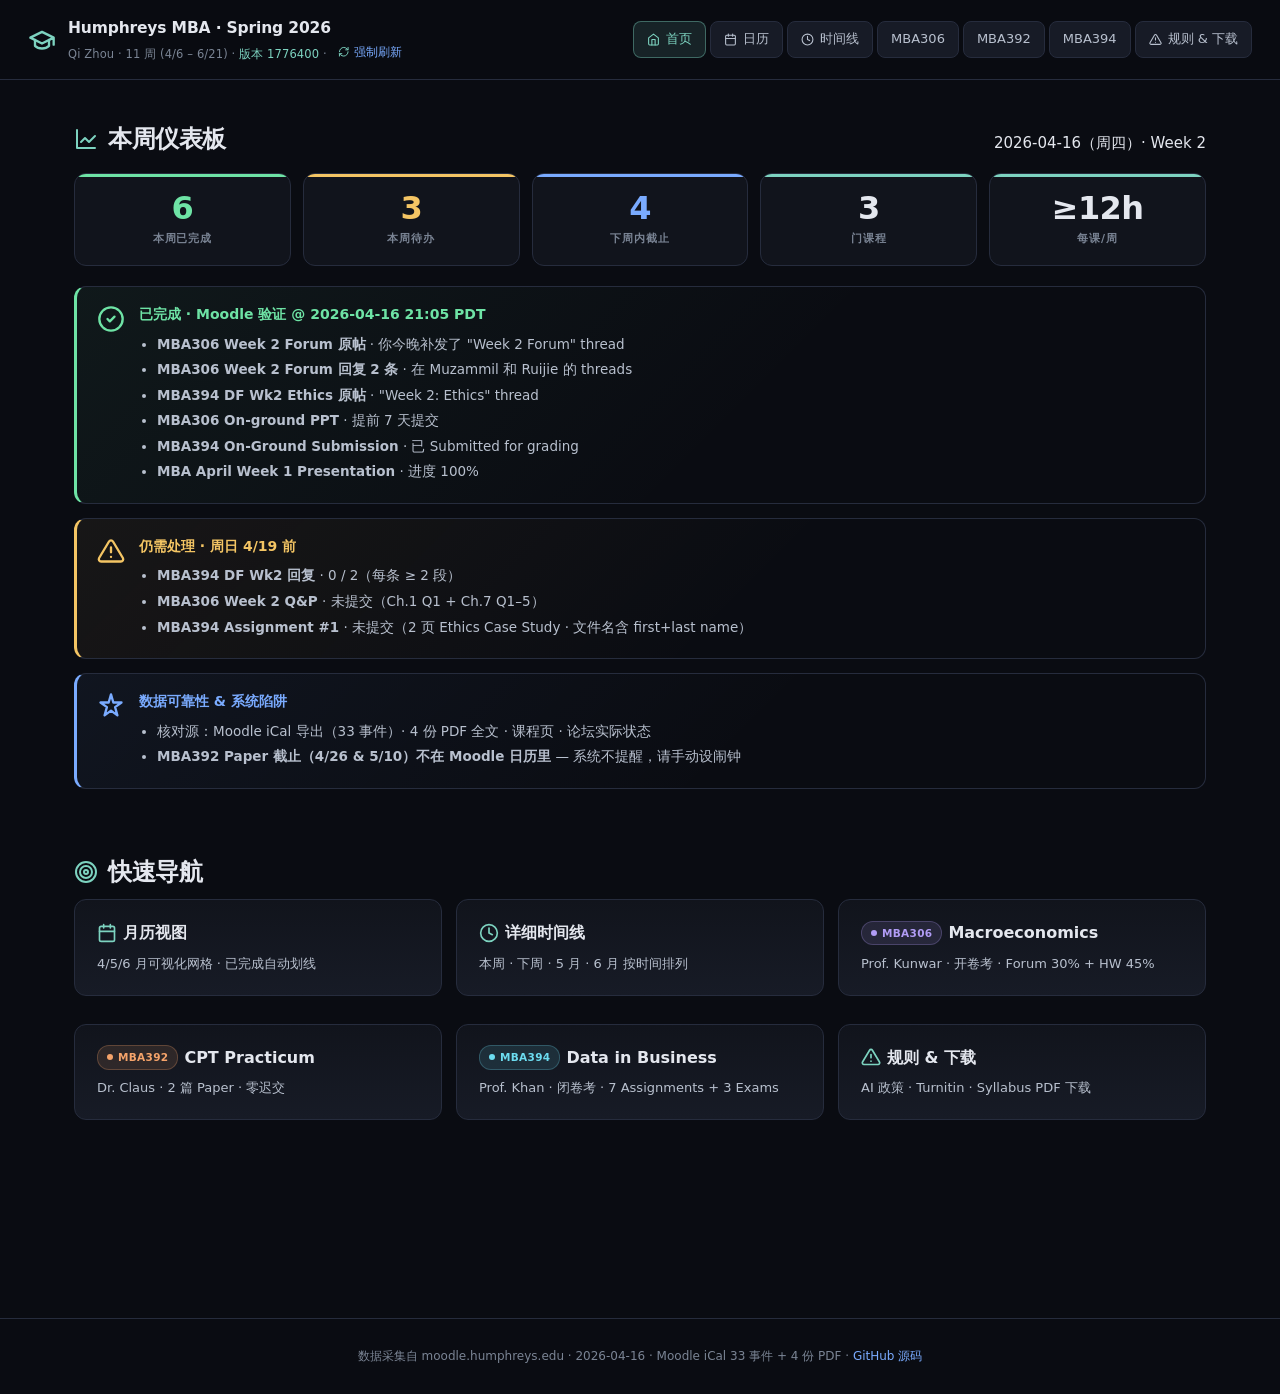
<file: index.html>
<!DOCTYPE html>
<html lang="zh-CN">
<head>
<meta charset="UTF-8">
<meta name="viewport" content="width=device-width, initial-scale=1.0">
<meta http-equiv="Cache-Control" content="no-cache, no-store, must-revalidate">
<meta http-equiv="Pragma" content="no-cache">
<meta http-equiv="Expires" content="0">
<title>首页 · Humphreys MBA Spring 2026</title>
<link rel="stylesheet" href="styles.css">
</head>
<body>
<header data-page="home"></header>

<main>
<section>
  <div class="page-title">
    <h2><svg class="icon"><use href="#i-chart"/></svg>本周仪表板</h2>
    <span class="section-sub">2026-04-16（周四）· Week 2</span>
  </div>

  <div class="stat-grid">
    <div class="stat ok"><p class="num">6</p><div class="label">本周已完成</div></div>
    <div class="stat warn"><p class="num">3</p><div class="label">本周待办</div></div>
    <div class="stat blue"><p class="num">4</p><div class="label">下周内截止</div></div>
    <div class="stat"><p class="num">3</p><div class="label">门课程</div></div>
    <div class="stat"><p class="num">≥12h</p><div class="label">每课/周</div></div>
  </div>

  <div class="alert ok">
    <svg class="icon xl"><use href="#i-check"/></svg>
    <div class="body">
      <h4>已完成 · Moodle 验证 @ 2026-04-16 21:05 PDT</h4>
      <ul>
        <li><strong>MBA306 Week 2 Forum 原帖</strong> · 你今晚补发了 "Week 2 Forum" thread</li>
        <li><strong>MBA306 Week 2 Forum 回复 2 条</strong> · 在 Muzammil 和 Ruijie 的 threads</li>
        <li><strong>MBA394 DF Wk2 Ethics 原帖</strong> · "Week 2: Ethics" thread</li>
        <li><strong>MBA306 On-ground PPT</strong> · 提前 7 天提交</li>
        <li><strong>MBA394 On-Ground Submission</strong> · 已 Submitted for grading</li>
        <li><strong>MBA April Week 1 Presentation</strong> · 进度 100%</li>
      </ul>
    </div>
  </div>

  <div class="alert warn">
    <svg class="icon xl"><use href="#i-alert"/></svg>
    <div class="body">
      <h4>仍需处理 · 周日 4/19 前</h4>
      <ul>
        <li><strong>MBA394 DF Wk2 回复</strong> · 0 / 2（每条 ≥ 2 段）</li>
        <li><strong>MBA306 Week 2 Q&P</strong> · 未提交（Ch.1 Q1 + Ch.7 Q1–5）</li>
        <li><strong>MBA394 Assignment #1</strong> · 未提交（2 页 Ethics Case Study · 文件名含 first+last name）</li>
      </ul>
    </div>
  </div>

  <div class="alert info">
    <svg class="icon xl"><use href="#i-pin"/></svg>
    <div class="body">
      <h4>数据可靠性 & 系统陷阱</h4>
      <ul>
        <li>核对源：Moodle iCal 导出（33 事件）· 4 份 PDF 全文 · 课程页 · 论坛实际状态</li>
        <li><strong>MBA392 Paper 截止（4/26 & 5/10）不在 Moodle 日历里</strong> — 系统不提醒，请手动设闹钟</li>
      </ul>
    </div>
  </div>
</section>

<section>
  <h2><svg class="icon"><use href="#i-target"/></svg>快速导航</h2>
  <div class="grid">
    <a href="calendar.html" style="text-decoration:none" class="card">
      <h4 style="color:var(--text);font-size:16px;text-transform:none;letter-spacing:0"><svg class="icon lg" style="color:var(--accent)"><use href="#i-calendar"/></svg>月历视图</h4>
      <p style="color:var(--text2);font-size:13px;margin:6px 0 0">4/5/6 月可视化网格 · 已完成自动划线</p>
    </a>
    <a href="timeline.html" style="text-decoration:none" class="card">
      <h4 style="color:var(--text);font-size:16px;text-transform:none;letter-spacing:0"><svg class="icon lg" style="color:var(--accent)"><use href="#i-clock"/></svg>详细时间线</h4>
      <p style="color:var(--text2);font-size:13px;margin:6px 0 0">本周 · 下周 · 5 月 · 6 月 按时间排列</p>
    </a>
    <a href="mba306.html" style="text-decoration:none" class="card">
      <h4 style="color:var(--text);font-size:16px;text-transform:none;letter-spacing:0"><span class="pill m306"><span class="dot"></span>MBA306</span> Macroeconomics</h4>
      <p style="color:var(--text2);font-size:13px;margin:6px 0 0">Prof. Kunwar · 开卷考 · Forum 30% + HW 45%</p>
    </a>
    <a href="mba392.html" style="text-decoration:none" class="card">
      <h4 style="color:var(--text);font-size:16px;text-transform:none;letter-spacing:0"><span class="pill m392"><span class="dot"></span>MBA392</span> CPT Practicum</h4>
      <p style="color:var(--text2);font-size:13px;margin:6px 0 0">Dr. Claus · 2 篇 Paper · 零迟交</p>
    </a>
    <a href="mba394.html" style="text-decoration:none" class="card">
      <h4 style="color:var(--text);font-size:16px;text-transform:none;letter-spacing:0"><span class="pill m394"><span class="dot"></span>MBA394</span> Data in Business</h4>
      <p style="color:var(--text2);font-size:13px;margin:6px 0 0">Prof. Khan · 闭卷考 · 7 Assignments + 3 Exams</p>
    </a>
    <a href="rules.html" style="text-decoration:none" class="card">
      <h4 style="color:var(--text);font-size:16px;text-transform:none;letter-spacing:0"><svg class="icon lg" style="color:var(--accent)"><use href="#i-alert"/></svg>规则 & 下载</h4>
      <p style="color:var(--text2);font-size:13px;margin:6px 0 0">AI 政策 · Turnitin · Syllabus PDF 下载</p>
    </a>
  </div>
</section>
</main>

<footer></footer>
<div class="cal-modal" id="calModal" onclick="if(event.target===this)this.classList.remove('show')"><div class="cal-modal-inner"><button class="cal-modal-close" onclick="document.getElementById('calModal').classList.remove('show')"><svg class="icon lg"><use href="#i-x"/></svg></button><div id="calModalContent"></div></div></div>
<script src="site.js"></script>
</body>
</html>
</file>
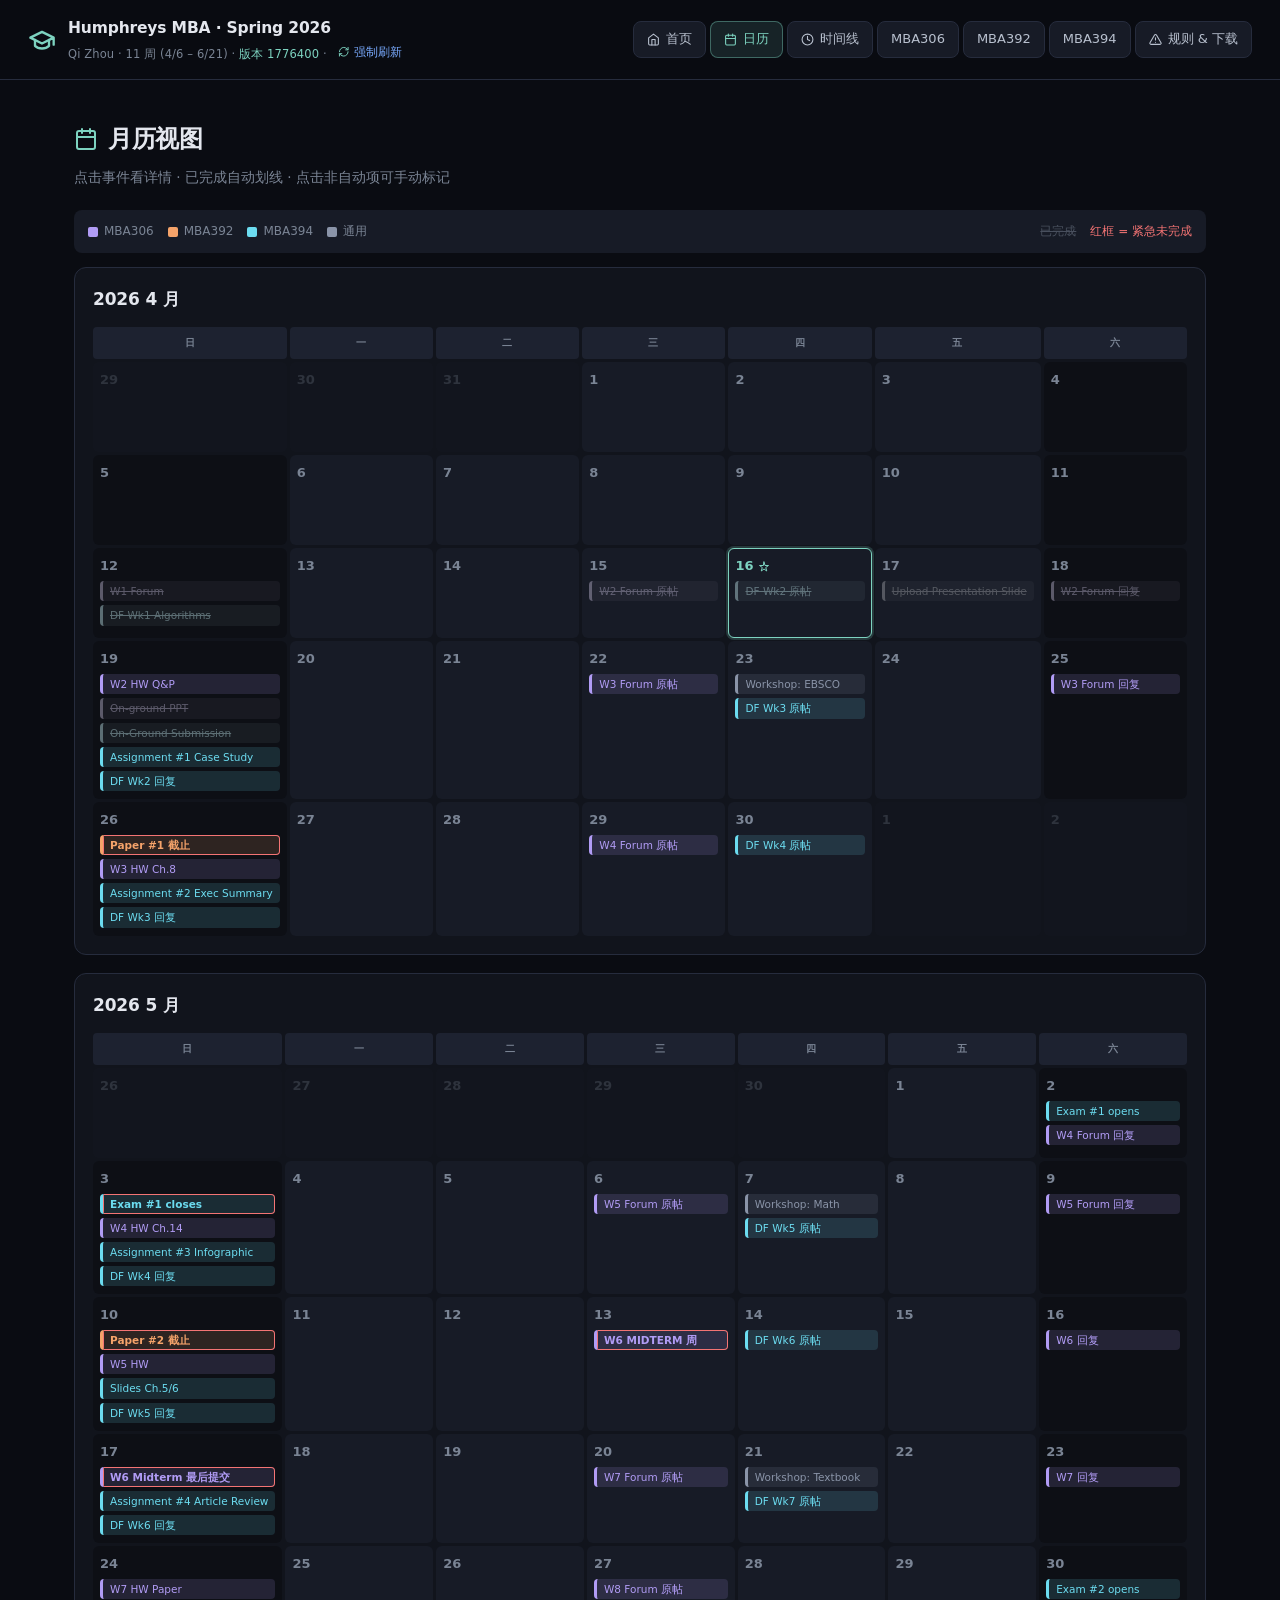
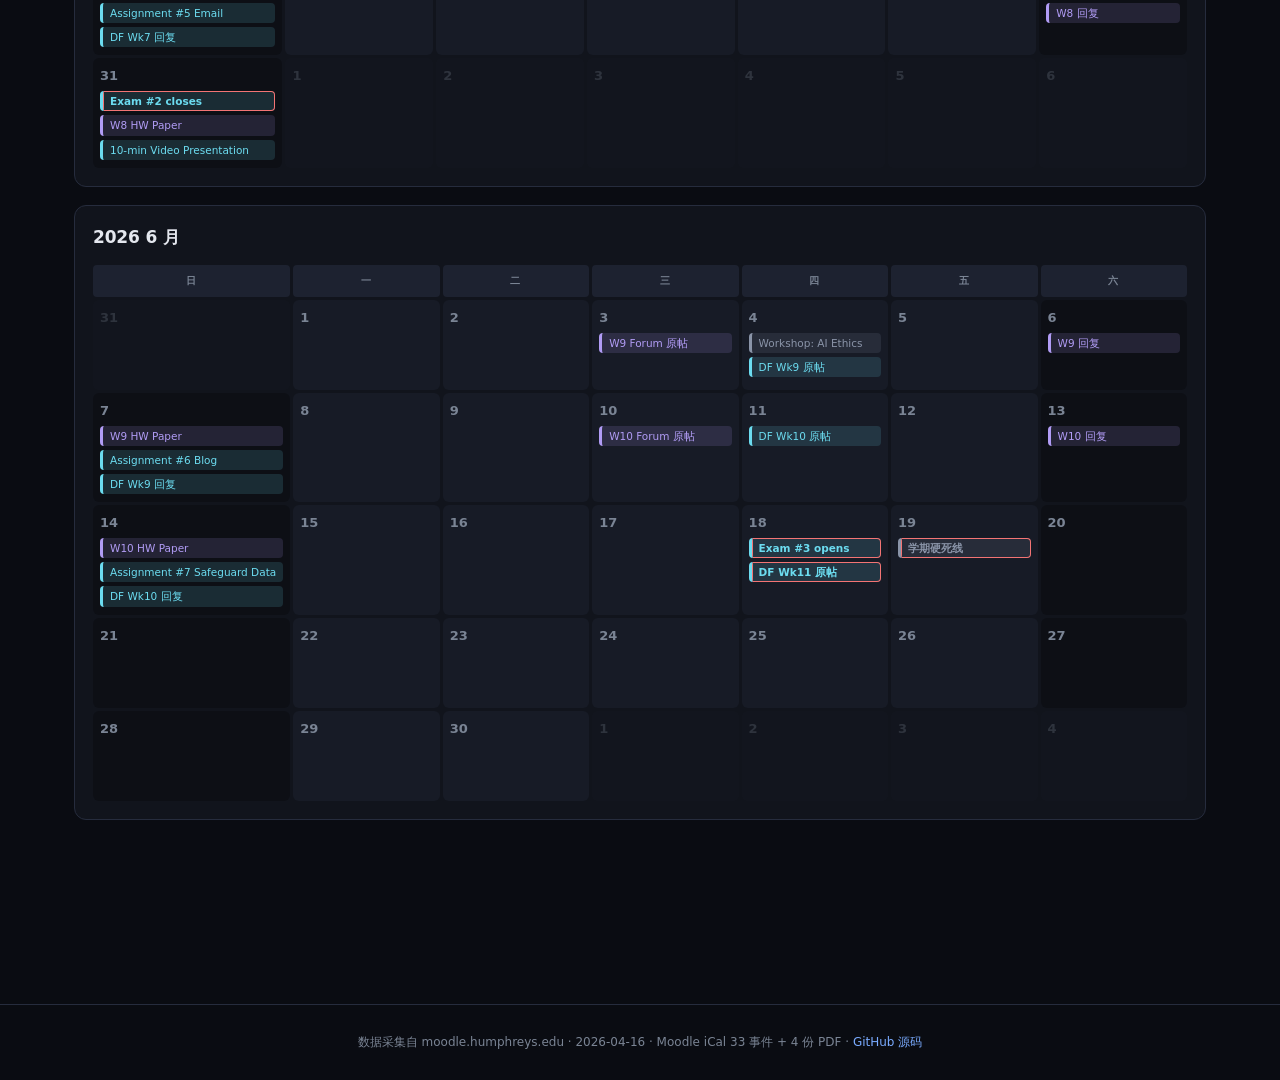
<file: calendar.html>
<!DOCTYPE html>
<html lang="zh-CN">
<head>
<meta charset="UTF-8">
<meta name="viewport" content="width=device-width, initial-scale=1.0">
<meta http-equiv="Cache-Control" content="no-cache, no-store, must-revalidate">
<title>日历 · Humphreys MBA</title>
<link rel="stylesheet" href="styles.css">
</head>
<body>
<header data-page="calendar"></header>

<main>
<section>
  <h2><svg class="icon"><use href="#i-calendar"/></svg>月历视图</h2>
  <p class="subtitle">点击事件看详情 · 已完成自动划线 · 点击非自动项可手动标记</p>

  <div class="cal-legend">
    <span><span class="swatch" style="background:var(--m306)"></span>MBA306</span>
    <span><span class="swatch" style="background:var(--m392)"></span>MBA392</span>
    <span><span class="swatch" style="background:var(--m394)"></span>MBA394</span>
    <span><span class="swatch" style="background:var(--gen)"></span>通用</span>
    <span style="margin-left:auto;text-decoration:line-through;opacity:.5">已完成</span>
    <span style="color:var(--danger)">红框 = 紧急未完成</span>
  </div>

  <div id="month-grid"></div>
</section>
</main>

<footer></footer>

<div class="cal-modal" id="calModal" onclick="if(event.target===this)this.classList.remove('show')">
  <div class="cal-modal-inner">
    <button class="cal-modal-close" onclick="document.getElementById('calModal').classList.remove('show')"><svg class="icon lg"><use href="#i-x"/></svg></button>
    <div id="calModalContent"></div>
  </div>
</div>

<script src="site.js"></script>
<script>window.addEventListener('DOMContentLoaded', () => setTimeout(renderCalendar, 50));</script>
</body>
</html>
</file>
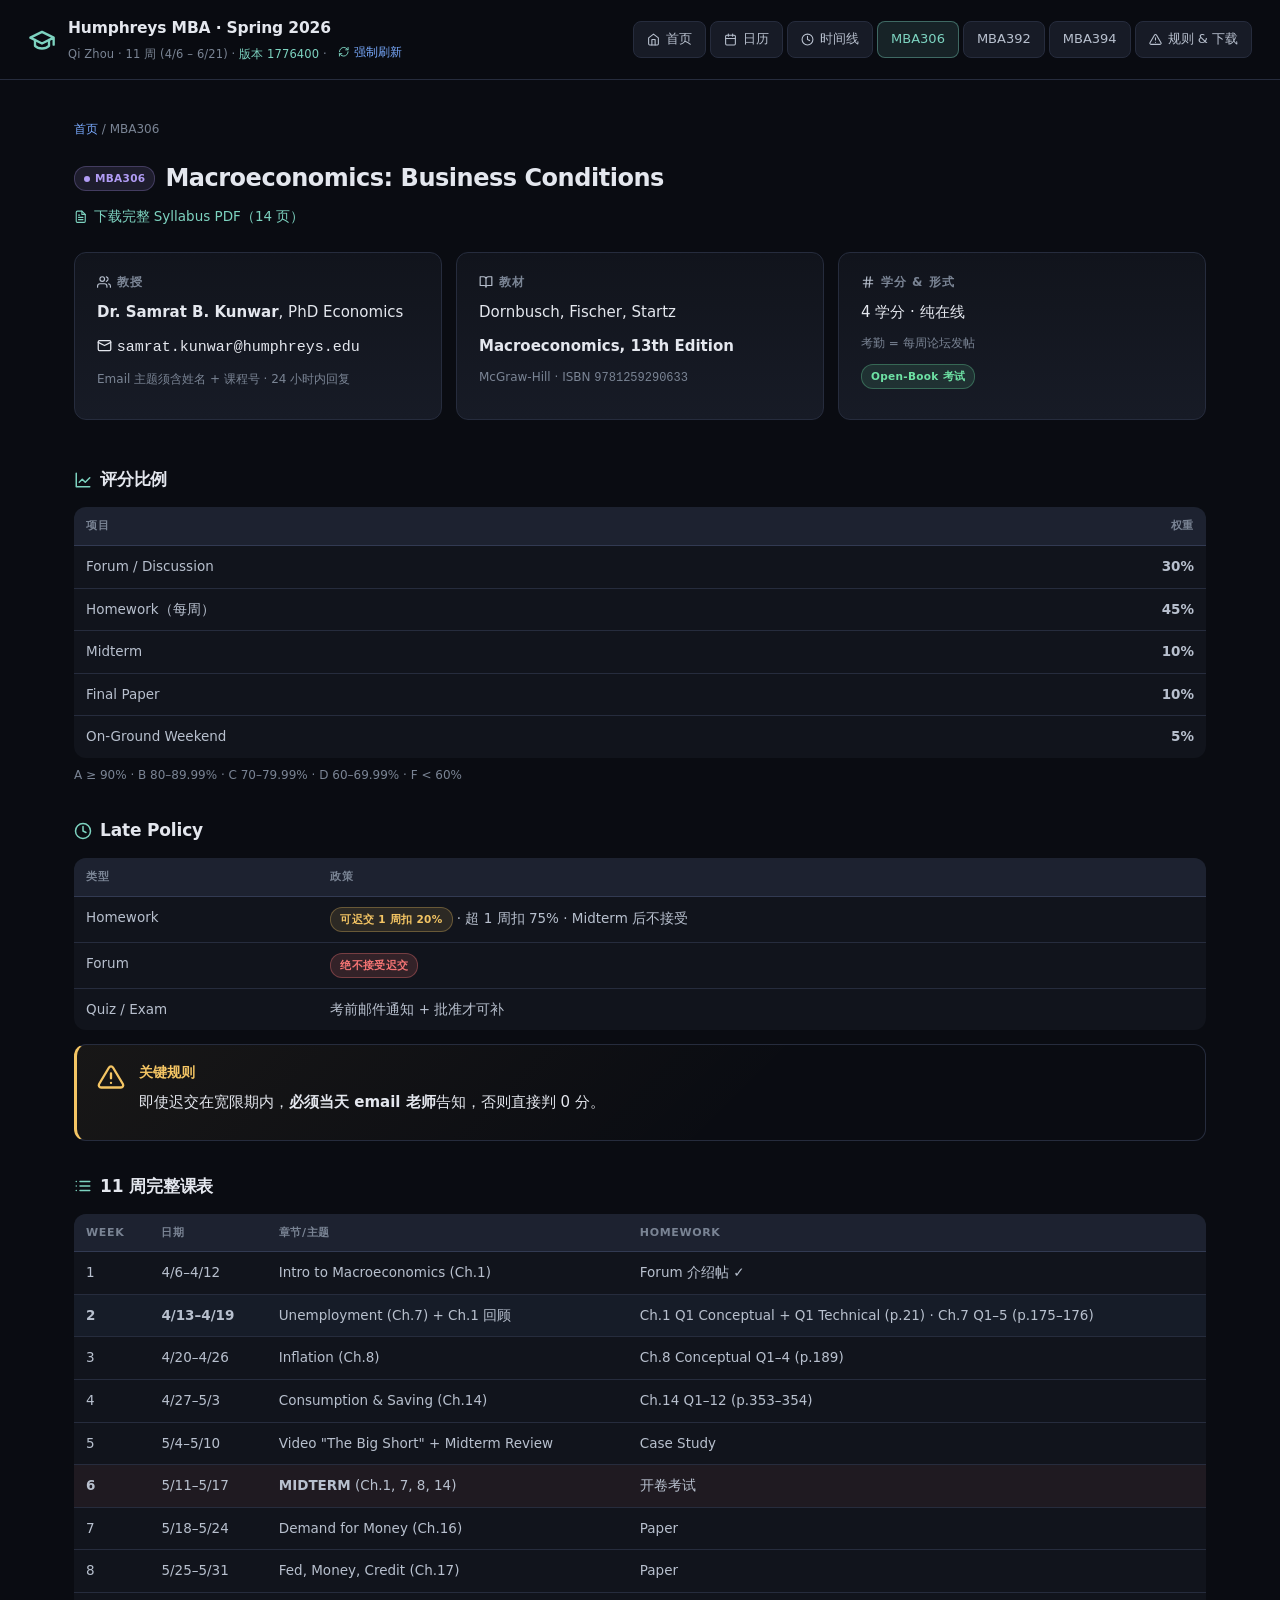
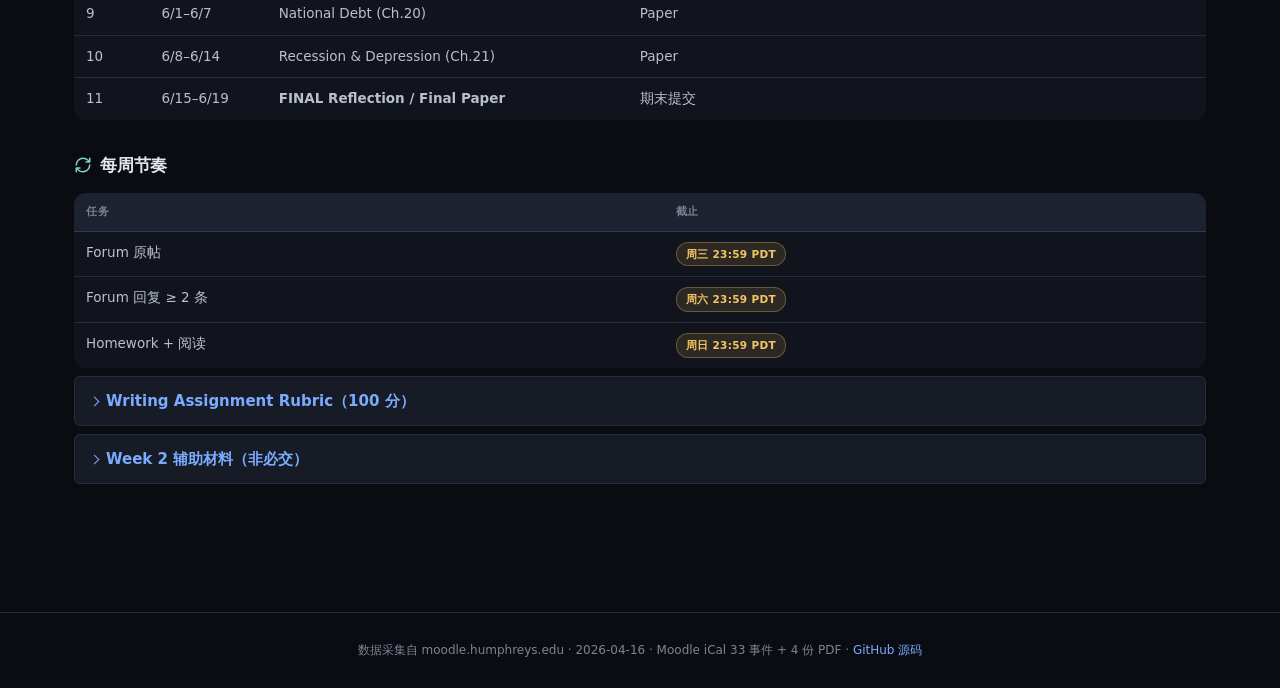
<file: mba306.html>
<!DOCTYPE html>
<html lang="zh-CN">
<head>
<meta charset="UTF-8">
<meta name="viewport" content="width=device-width, initial-scale=1.0">
<meta http-equiv="Cache-Control" content="no-cache, no-store, must-revalidate">
<title>MBA306 · Macroeconomics</title>
<link rel="stylesheet" href="styles.css">
</head>
<body>
<header data-page="mba306"></header>

<main>
<div class="breadcrumb"><a href="index.html">首页</a> / MBA306</div>

<h2><span class="pill m306"><span class="dot"></span>MBA306</span>Macroeconomics: Business Conditions</h2>
<p class="subtitle"><a href="docs/MBA306_syllabus.pdf" target="_blank"><svg class="icon"><use href="#i-file"/></svg>下载完整 Syllabus PDF（14 页）</a></p>

<div class="grid">
  <div class="card">
    <h4><svg class="icon"><use href="#i-users"/></svg>教授</h4>
    <p><strong>Dr. Samrat B. Kunwar</strong>, PhD Economics</p>
    <p><svg class="icon"><use href="#i-mail"/></svg> <code>samrat.kunwar@humphreys.edu</code></p>
    <p style="color:var(--muted);font-size:12px">Email 主题须含姓名 + 课程号 · 24 小时内回复</p>
  </div>
  <div class="card">
    <h4><svg class="icon"><use href="#i-book"/></svg>教材</h4>
    <p>Dornbusch, Fischer, Startz</p>
    <p><strong>Macroeconomics, 13th Edition</strong></p>
    <p style="color:var(--muted);font-size:12px">McGraw-Hill · ISBN <code>9781259290633</code></p>
  </div>
  <div class="card">
    <h4><svg class="icon"><use href="#i-hash"/></svg>学分 & 形式</h4>
    <p>4 学分 · 纯在线</p>
    <p style="color:var(--muted);font-size:12px">考勤 = 每周论坛发帖</p>
    <p><span class="pill ok">Open-Book 考试</span></p>
  </div>
</div>

<h3><svg class="icon"><use href="#i-chart"/></svg>评分比例</h3>
<table>
  <tr><th>项目</th><th style="text-align:right">权重</th></tr>
  <tr><td>Forum / Discussion</td><td style="text-align:right"><strong>30%</strong></td></tr>
  <tr><td>Homework（每周）</td><td style="text-align:right"><strong>45%</strong></td></tr>
  <tr><td>Midterm</td><td style="text-align:right"><strong>10%</strong></td></tr>
  <tr><td>Final Paper</td><td style="text-align:right"><strong>10%</strong></td></tr>
  <tr><td>On-Ground Weekend</td><td style="text-align:right"><strong>5%</strong></td></tr>
</table>
<p style="color:var(--muted);font-size:12px;margin-top:6px">A ≥ 90% · B 80–89.99% · C 70–79.99% · D 60–69.99% · F &lt; 60%</p>

<h3><svg class="icon"><use href="#i-clock"/></svg>Late Policy</h3>
<table>
  <tr><th>类型</th><th>政策</th></tr>
  <tr><td>Homework</td><td><span class="pill warn">可迟交 1 周扣 20%</span> · 超 1 周扣 75% · Midterm 后不接受</td></tr>
  <tr><td>Forum</td><td><span class="pill urgent">绝不接受迟交</span></td></tr>
  <tr><td>Quiz / Exam</td><td>考前邮件通知 + 批准才可补</td></tr>
</table>
<div class="alert warn">
  <svg class="icon xl"><use href="#i-alert"/></svg>
  <div class="body">
    <h4>关键规则</h4>
    <p>即使迟交在宽限期内，<strong>必须当天 email 老师</strong>告知，否则直接判 0 分。</p>
  </div>
</div>

<h3><svg class="icon"><use href="#i-list"/></svg>11 周完整课表</h3>
<table>
  <tr><th>Week</th><th>日期</th><th>章节/主题</th><th>Homework</th></tr>
  <tr><td>1</td><td>4/6–4/12</td><td>Intro to Macroeconomics (Ch.1)</td><td>Forum 介绍帖 ✓</td></tr>
  <tr style="background:rgba(122,171,255,.05)"><td><strong>2</strong></td><td><strong>4/13–4/19</strong></td><td>Unemployment (Ch.7) + Ch.1 回顾</td><td>Ch.1 Q1 Conceptual + Q1 Technical (p.21) · Ch.7 Q1–5 (p.175–176)</td></tr>
  <tr><td>3</td><td>4/20–4/26</td><td>Inflation (Ch.8)</td><td>Ch.8 Conceptual Q1–4 (p.189)</td></tr>
  <tr><td>4</td><td>4/27–5/3</td><td>Consumption & Saving (Ch.14)</td><td>Ch.14 Q1–12 (p.353–354)</td></tr>
  <tr><td>5</td><td>5/4–5/10</td><td>Video "The Big Short" + Midterm Review</td><td>Case Study</td></tr>
  <tr style="background:rgba(244,116,116,.06)"><td><strong>6</strong></td><td>5/11–5/17</td><td><strong>MIDTERM</strong> (Ch.1, 7, 8, 14)</td><td>开卷考试</td></tr>
  <tr><td>7</td><td>5/18–5/24</td><td>Demand for Money (Ch.16)</td><td>Paper</td></tr>
  <tr><td>8</td><td>5/25–5/31</td><td>Fed, Money, Credit (Ch.17)</td><td>Paper</td></tr>
  <tr><td>9</td><td>6/1–6/7</td><td>National Debt (Ch.20)</td><td>Paper</td></tr>
  <tr><td>10</td><td>6/8–6/14</td><td>Recession & Depression (Ch.21)</td><td>Paper</td></tr>
  <tr><td>11</td><td>6/15–6/19</td><td><strong>FINAL Reflection / Final Paper</strong></td><td>期末提交</td></tr>
</table>

<h3><svg class="icon"><use href="#i-refresh"/></svg>每周节奏</h3>
<table>
  <tr><th>任务</th><th>截止</th></tr>
  <tr><td>Forum 原帖</td><td><span class="pill warn">周三 23:59 PDT</span></td></tr>
  <tr><td>Forum 回复 ≥ 2 条</td><td><span class="pill warn">周六 23:59 PDT</span></td></tr>
  <tr><td>Homework + 阅读</td><td><span class="pill warn">周日 23:59 PDT</span></td></tr>
</table>

<details>
  <summary>Writing Assignment Rubric（100 分）</summary>
  <div class="rubric-row"><span>Topic（主题切合度）</span><strong>10%</strong></div>
  <div class="rubric-row"><span>Audience（读者意识）</span><strong>5%</strong></div>
  <div class="rubric-row"><span>Idea（中心论点）</span><strong>15%</strong></div>
  <div class="rubric-row"><span>Organization（结构）</span><strong>20%</strong></div>
  <div class="rubric-row"><span>Evidence（论据支持）</span><strong>20%</strong></div>
  <div class="rubric-row"><span>Sources（引用）</span><strong>10%</strong></div>
  <div class="rubric-row"><span>English（语言规范）</span><strong>20%</strong></div>
</details>

<details>
  <summary>Week 2 辅助材料（非必交）</summary>
  <ul style="margin:6px 0;color:var(--text2);font-size:13.5px">
    <li>Chapter 7 Unemployment Lecture Notes（PDF 讲义）</li>
    <li>Video: Unemployment and Output · Cost of Unemployment · Unemployment Rates · Economic Unemployment Rates Defined</li>
    <li>Week 1 补读：Chapter 1 Lecture Notes + 5 个 Aggregate Supply/Demand 视频</li>
  </ul>
</details>
</main>

<footer></footer>
<div class="cal-modal" id="calModal" onclick="if(event.target===this)this.classList.remove('show')"><div class="cal-modal-inner"><button class="cal-modal-close" onclick="document.getElementById('calModal').classList.remove('show')"><svg class="icon lg"><use href="#i-x"/></svg></button><div id="calModalContent"></div></div></div>
<script src="site.js"></script>
</body>
</html>
</file>
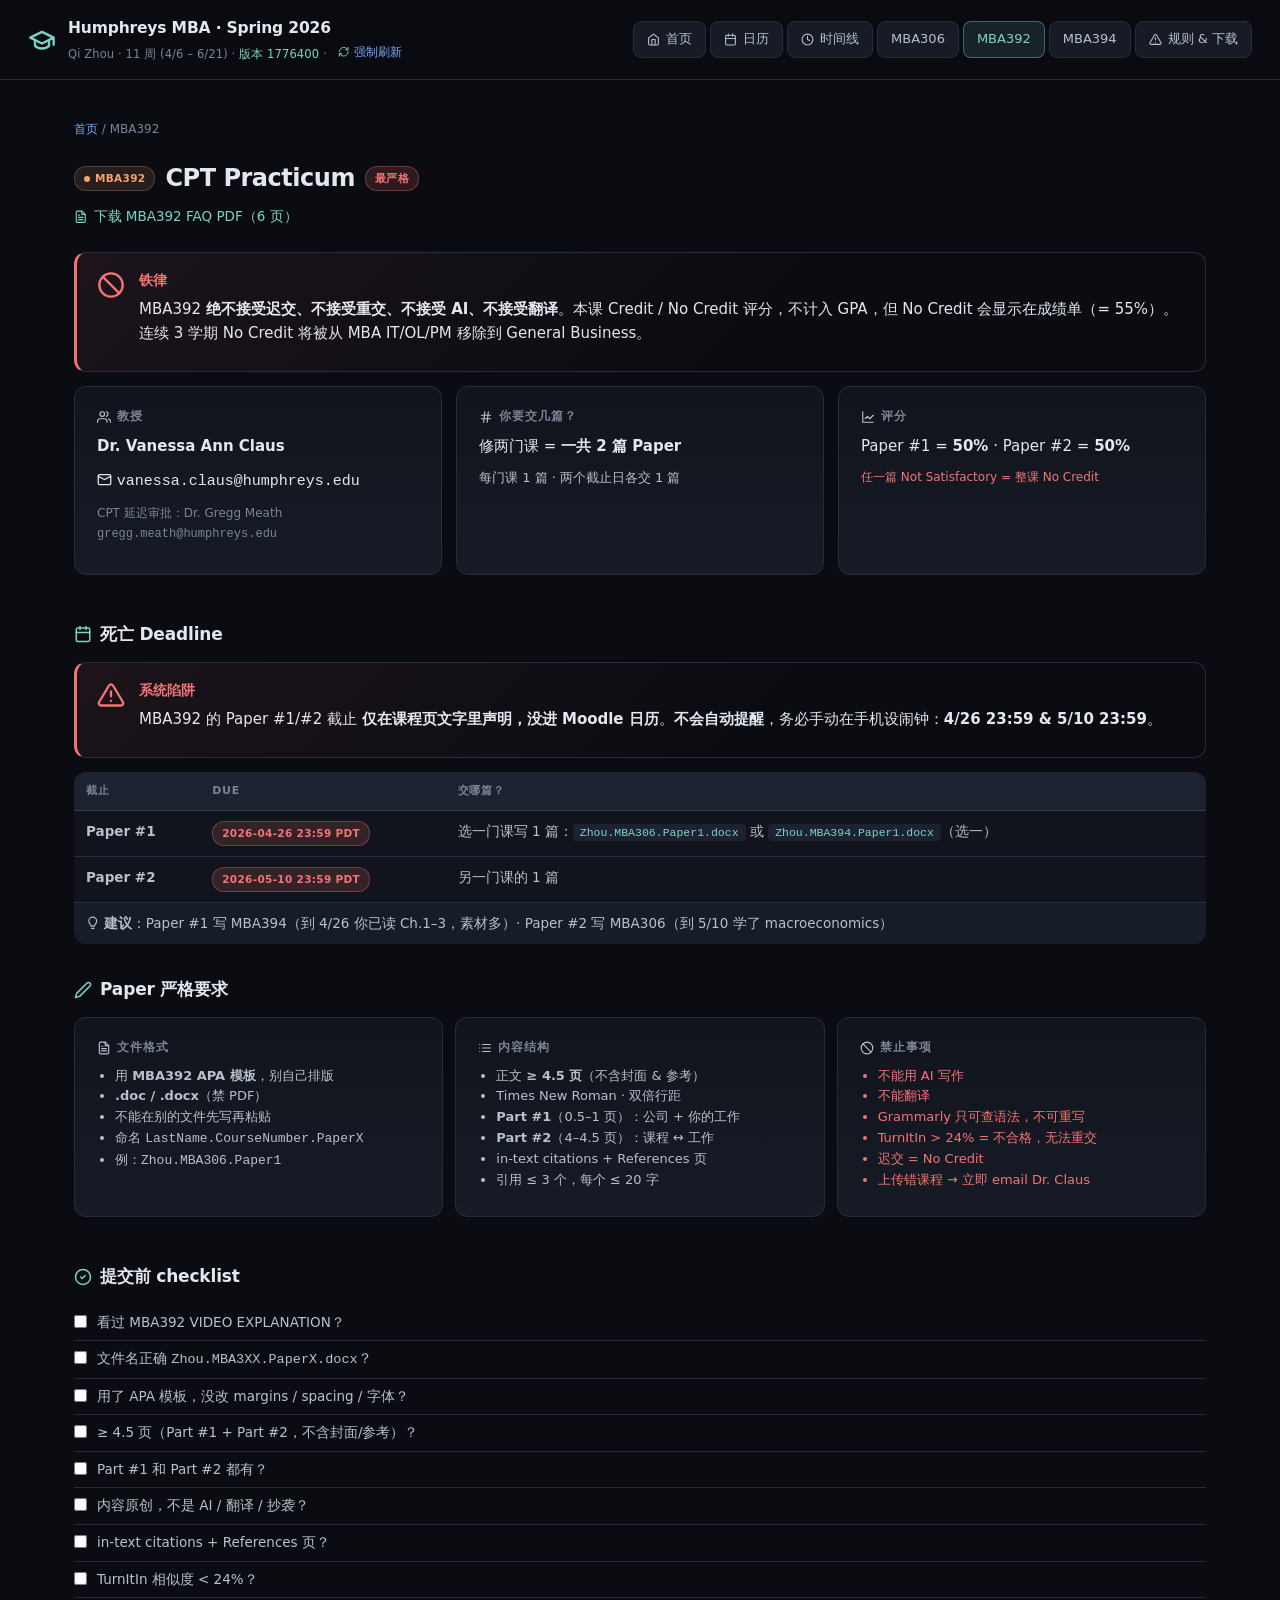
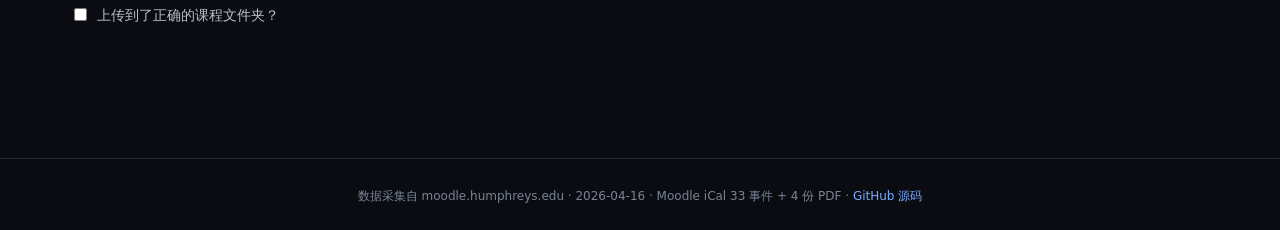
<file: mba392.html>
<!DOCTYPE html>
<html lang="zh-CN">
<head>
<meta charset="UTF-8">
<meta name="viewport" content="width=device-width, initial-scale=1.0">
<meta http-equiv="Cache-Control" content="no-cache, no-store, must-revalidate">
<title>MBA392 · CPT Practicum</title>
<link rel="stylesheet" href="styles.css">
</head>
<body>
<header data-page="mba392"></header>

<main>
<div class="breadcrumb"><a href="index.html">首页</a> / MBA392</div>

<h2><span class="pill m392"><span class="dot"></span>MBA392</span>CPT Practicum<span class="pill urgent">最严格</span></h2>
<p class="subtitle"><a href="docs/MBA392_FAQ.pdf" target="_blank"><svg class="icon"><use href="#i-file"/></svg>下载 MBA392 FAQ PDF（6 页）</a></p>

<div class="alert danger">
  <svg class="icon xl"><use href="#i-ban"/></svg>
  <div class="body">
    <h4>铁律</h4>
    <p>MBA392 <strong>绝不接受迟交、不接受重交、不接受 AI、不接受翻译</strong>。本课 Credit / No Credit 评分，不计入 GPA，但 No Credit 会显示在成绩单（= 55%）。连续 3 学期 No Credit 将被从 MBA IT/OL/PM 移除到 General Business。</p>
  </div>
</div>

<div class="grid">
  <div class="card">
    <h4><svg class="icon"><use href="#i-users"/></svg>教授</h4>
    <p><strong>Dr. Vanessa Ann Claus</strong></p>
    <p><svg class="icon"><use href="#i-mail"/></svg> <code>vanessa.claus@humphreys.edu</code></p>
    <p style="color:var(--muted);font-size:12px">CPT 延迟审批：Dr. Gregg Meath <code>gregg.meath@humphreys.edu</code></p>
  </div>
  <div class="card">
    <h4><svg class="icon"><use href="#i-hash"/></svg>你要交几篇？</h4>
    <p>修两门课 = <strong>一共 2 篇 Paper</strong></p>
    <p style="color:var(--text2);font-size:13px">每门课 1 篇 · 两个截止日各交 1 篇</p>
  </div>
  <div class="card">
    <h4><svg class="icon"><use href="#i-chart"/></svg>评分</h4>
    <p>Paper #1 = <strong>50%</strong> · Paper #2 = <strong>50%</strong></p>
    <p style="color:var(--danger);font-size:12px">任一篇 Not Satisfactory = 整课 No Credit</p>
  </div>
</div>

<h3><svg class="icon"><use href="#i-calendar"/></svg>死亡 Deadline</h3>
<div class="alert danger">
  <svg class="icon xl"><use href="#i-alert"/></svg>
  <div class="body">
    <h4>系统陷阱</h4>
    <p>MBA392 的 Paper #1/#2 截止 <strong>仅在课程页文字里声明，没进 Moodle 日历</strong>。<strong>不会自动提醒</strong>，务必手动在手机设闹钟：<strong>4/26 23:59 & 5/10 23:59</strong>。</p>
  </div>
</div>

<table>
  <tr><th>截止</th><th>Due</th><th>交哪篇？</th></tr>
  <tr><td><strong>Paper #1</strong></td><td><span class="pill urgent">2026-04-26 23:59 PDT</span></td><td>选一门课写 1 篇：<code>Zhou.MBA306.Paper1.docx</code> 或 <code>Zhou.MBA394.Paper1.docx</code>（选一）</td></tr>
  <tr><td><strong>Paper #2</strong></td><td><span class="pill urgent">2026-05-10 23:59 PDT</span></td><td>另一门课的 1 篇</td></tr>
  <tr><td colspan="3" style="color:var(--text2);background:rgba(122,171,255,.05)"><svg class="icon"><use href="#i-bulb"/></svg> <strong>建议</strong>：Paper #1 写 MBA394（到 4/26 你已读 Ch.1–3，素材多）· Paper #2 写 MBA306（到 5/10 学了 macroeconomics）</td></tr>
</table>

<h3><svg class="icon"><use href="#i-edit"/></svg>Paper 严格要求</h3>
<div class="grid-3">
  <div class="card">
    <h4><svg class="icon"><use href="#i-file"/></svg>文件格式</h4>
    <ul style="font-size:13px;padding-left:18px;margin:6px 0;color:var(--text2)">
      <li>用 <strong>MBA392 APA 模板</strong>，别自己排版</li>
      <li><strong>.doc / .docx</strong>（禁 PDF）</li>
      <li>不能在别的文件先写再粘贴</li>
      <li>命名 <code>LastName.CourseNumber.PaperX</code></li>
      <li>例：<code>Zhou.MBA306.Paper1</code></li>
    </ul>
  </div>
  <div class="card">
    <h4><svg class="icon"><use href="#i-list"/></svg>内容结构</h4>
    <ul style="font-size:13px;padding-left:18px;margin:6px 0;color:var(--text2)">
      <li>正文 <strong>≥ 4.5 页</strong>（不含封面 & 参考）</li>
      <li>Times New Roman · 双倍行距</li>
      <li><strong>Part #1</strong>（0.5–1 页）：公司 + 你的工作</li>
      <li><strong>Part #2</strong>（4–4.5 页）：课程 ↔ 工作</li>
      <li>in-text citations + References 页</li>
      <li>引用 ≤ 3 个，每个 ≤ 20 字</li>
    </ul>
  </div>
  <div class="card">
    <h4><svg class="icon"><use href="#i-ban"/></svg>禁止事项</h4>
    <ul style="font-size:13px;padding-left:18px;margin:6px 0;color:var(--danger)">
      <li>不能用 AI 写作</li>
      <li>不能翻译</li>
      <li>Grammarly 只可查语法，不可重写</li>
      <li>TurnItIn &gt; 24% = 不合格，无法重交</li>
      <li>迟交 = No Credit</li>
      <li>上传错课程 → 立即 email Dr. Claus</li>
    </ul>
  </div>
</div>

<h3><svg class="icon"><use href="#i-check"/></svg>提交前 checklist</h3>
<ul class="chk-list">
  <li><input type="checkbox" id="mba392-1"><label for="mba392-1">看过 MBA392 VIDEO EXPLANATION？</label></li>
  <li><input type="checkbox" id="mba392-2"><label for="mba392-2">文件名正确 <code>Zhou.MBA3XX.PaperX.docx</code>？</label></li>
  <li><input type="checkbox" id="mba392-3"><label for="mba392-3">用了 APA 模板，没改 margins / spacing / 字体？</label></li>
  <li><input type="checkbox" id="mba392-4"><label for="mba392-4">≥ 4.5 页（Part #1 + Part #2，不含封面/参考）？</label></li>
  <li><input type="checkbox" id="mba392-5"><label for="mba392-5">Part #1 和 Part #2 都有？</label></li>
  <li><input type="checkbox" id="mba392-6"><label for="mba392-6">内容原创，不是 AI / 翻译 / 抄袭？</label></li>
  <li><input type="checkbox" id="mba392-7"><label for="mba392-7">in-text citations + References 页？</label></li>
  <li><input type="checkbox" id="mba392-8"><label for="mba392-8">TurnItIn 相似度 &lt; 24%？</label></li>
  <li><input type="checkbox" id="mba392-9"><label for="mba392-9">上传到了正确的课程文件夹？</label></li>
</ul>
</main>

<footer></footer>
<div class="cal-modal" id="calModal" onclick="if(event.target===this)this.classList.remove('show')"><div class="cal-modal-inner"><button class="cal-modal-close" onclick="document.getElementById('calModal').classList.remove('show')"><svg class="icon lg"><use href="#i-x"/></svg></button><div id="calModalContent"></div></div></div>
<script src="site.js"></script>
</body>
</html>
</file>
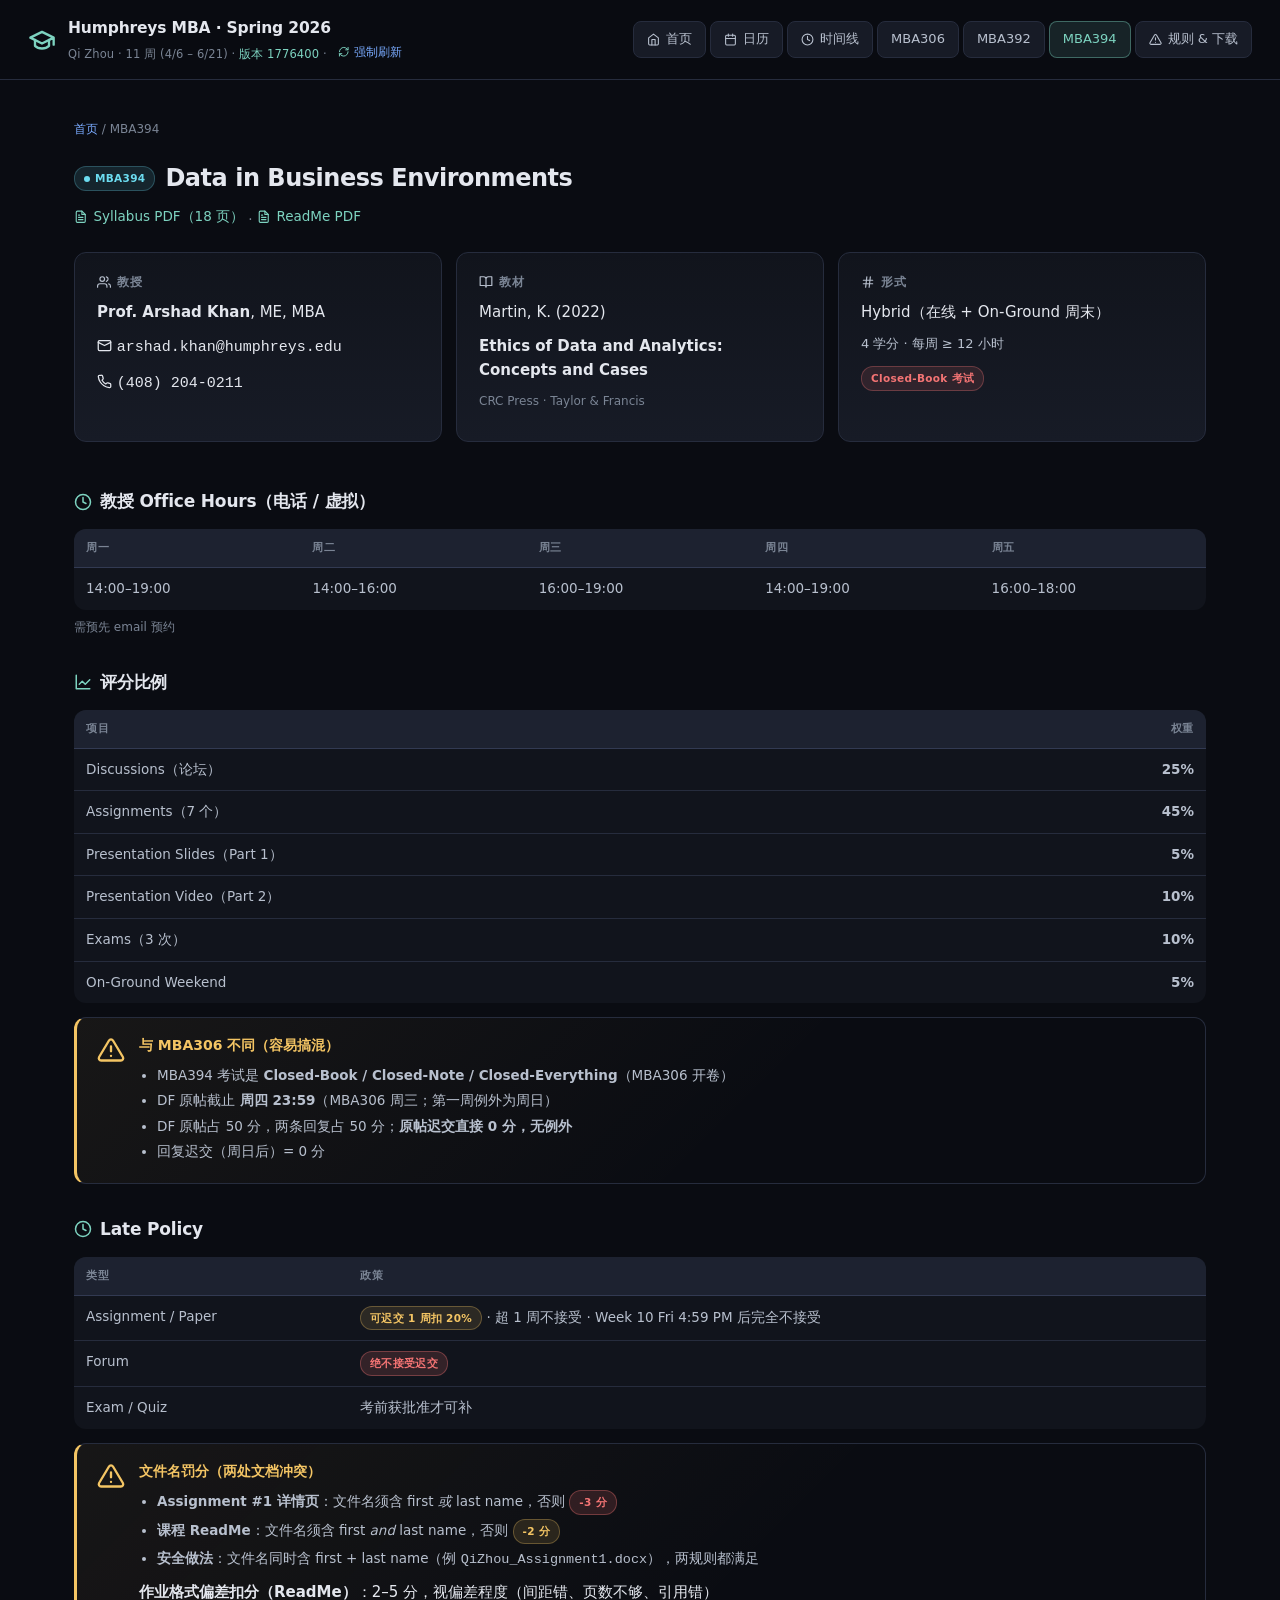
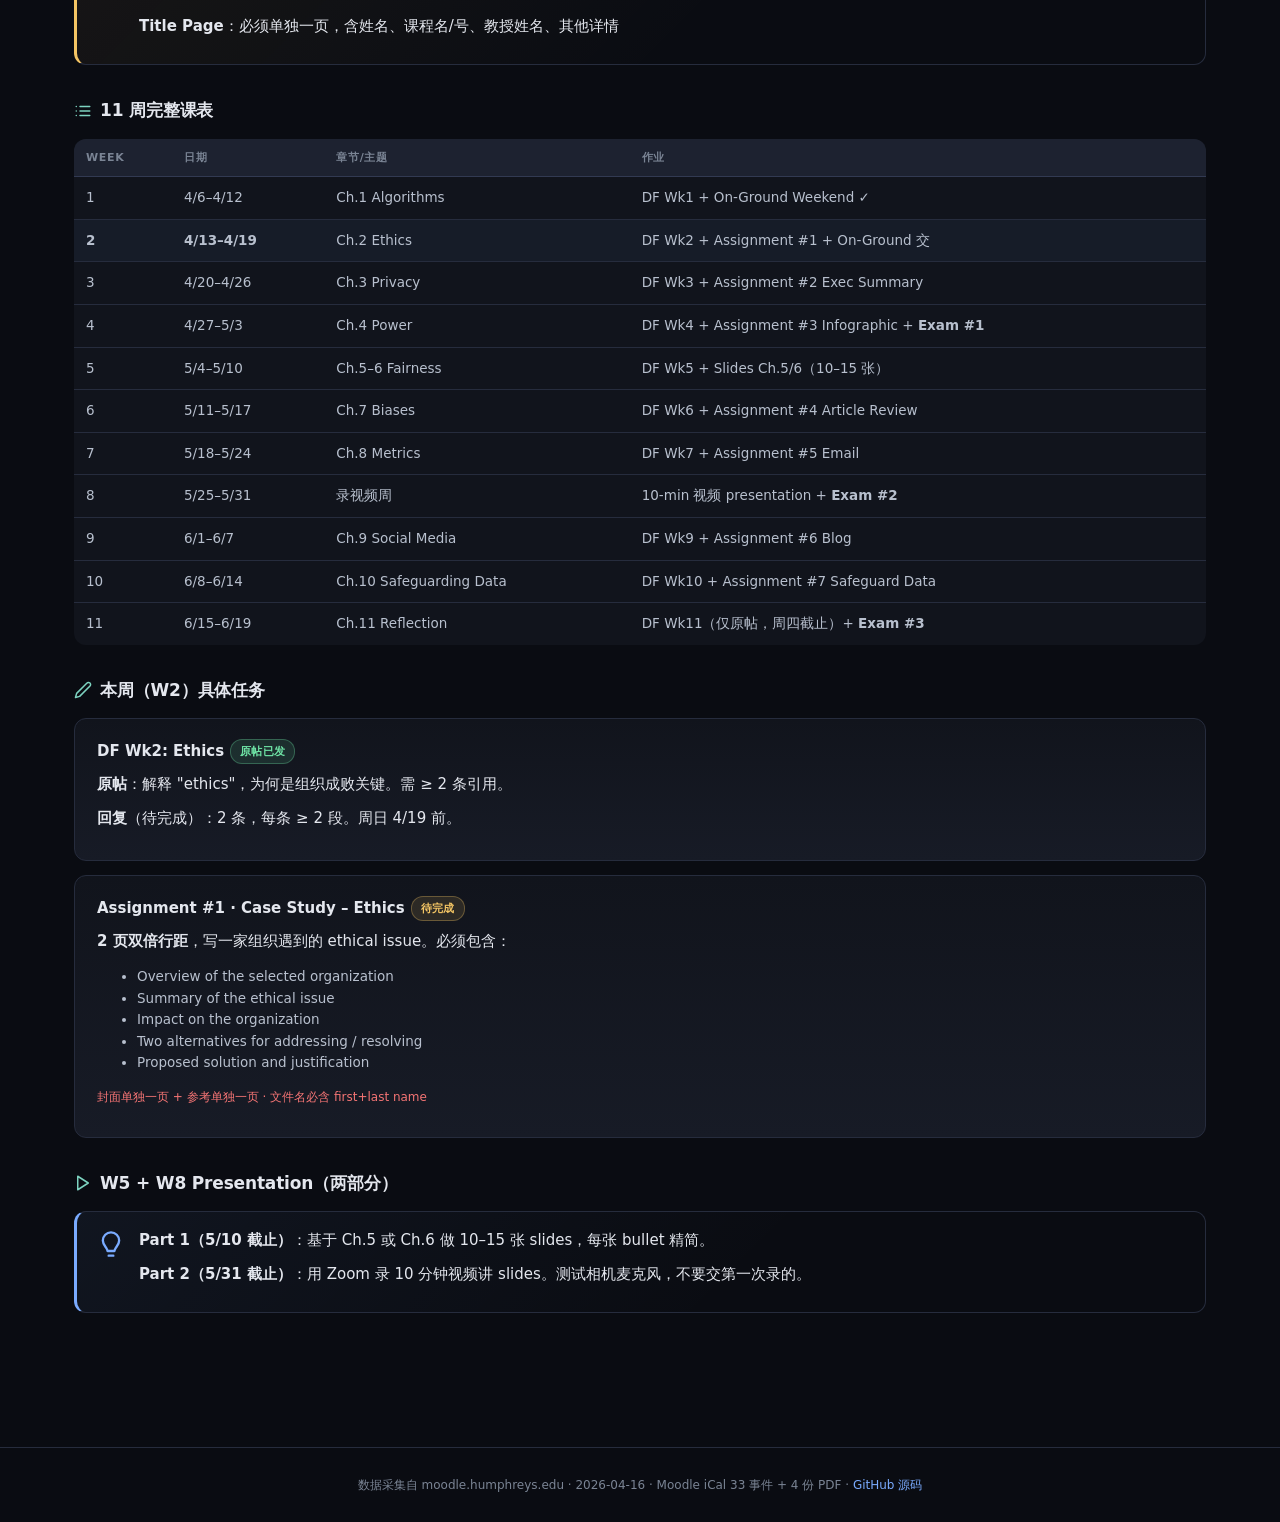
<file: mba394.html>
<!DOCTYPE html>
<html lang="zh-CN">
<head>
<meta charset="UTF-8">
<meta name="viewport" content="width=device-width, initial-scale=1.0">
<meta http-equiv="Cache-Control" content="no-cache, no-store, must-revalidate">
<title>MBA394 · Data in Business</title>
<link rel="stylesheet" href="styles.css">
</head>
<body>
<header data-page="mba394"></header>

<main>
<div class="breadcrumb"><a href="index.html">首页</a> / MBA394</div>

<h2><span class="pill m394"><span class="dot"></span>MBA394</span>Data in Business Environments</h2>
<p class="subtitle">
  <a href="docs/MBA394_syllabus.pdf" target="_blank"><svg class="icon"><use href="#i-file"/></svg>Syllabus PDF（18 页）</a>
  · <a href="docs/MBA394_ReadMe.pdf" target="_blank"><svg class="icon"><use href="#i-file"/></svg>ReadMe PDF</a>
</p>

<div class="grid">
  <div class="card">
    <h4><svg class="icon"><use href="#i-users"/></svg>教授</h4>
    <p><strong>Prof. Arshad Khan</strong>, ME, MBA</p>
    <p><svg class="icon"><use href="#i-mail"/></svg> <code>arshad.khan@humphreys.edu</code></p>
    <p><svg class="icon"><use href="#i-phone"/></svg> <code>(408) 204-0211</code></p>
  </div>
  <div class="card">
    <h4><svg class="icon"><use href="#i-book"/></svg>教材</h4>
    <p>Martin, K. (2022)</p>
    <p><strong>Ethics of Data and Analytics: Concepts and Cases</strong></p>
    <p style="color:var(--muted);font-size:12px">CRC Press · Taylor & Francis</p>
  </div>
  <div class="card">
    <h4><svg class="icon"><use href="#i-hash"/></svg>形式</h4>
    <p>Hybrid（在线 + On-Ground 周末）</p>
    <p style="color:var(--text2);font-size:13px">4 学分 · 每周 ≥ 12 小时</p>
    <p><span class="pill danger">Closed-Book 考试</span></p>
  </div>
</div>

<h3><svg class="icon"><use href="#i-clock"/></svg>教授 Office Hours（电话 / 虚拟）</h3>
<table>
  <tr><th>周一</th><th>周二</th><th>周三</th><th>周四</th><th>周五</th></tr>
  <tr><td>14:00–19:00</td><td>14:00–16:00</td><td>16:00–19:00</td><td>14:00–19:00</td><td>16:00–18:00</td></tr>
</table>
<p style="color:var(--muted);font-size:12px">需预先 email 预约</p>

<h3><svg class="icon"><use href="#i-chart"/></svg>评分比例</h3>
<table>
  <tr><th>项目</th><th style="text-align:right">权重</th></tr>
  <tr><td>Discussions（论坛）</td><td style="text-align:right"><strong>25%</strong></td></tr>
  <tr><td>Assignments（7 个）</td><td style="text-align:right"><strong>45%</strong></td></tr>
  <tr><td>Presentation Slides（Part 1）</td><td style="text-align:right"><strong>5%</strong></td></tr>
  <tr><td>Presentation Video（Part 2）</td><td style="text-align:right"><strong>10%</strong></td></tr>
  <tr><td>Exams（3 次）</td><td style="text-align:right"><strong>10%</strong></td></tr>
  <tr><td>On-Ground Weekend</td><td style="text-align:right"><strong>5%</strong></td></tr>
</table>

<div class="alert warn">
  <svg class="icon xl"><use href="#i-alert"/></svg>
  <div class="body">
    <h4>与 MBA306 不同（容易搞混）</h4>
    <ul>
      <li>MBA394 考试是 <strong>Closed-Book / Closed-Note / Closed-Everything</strong>（MBA306 开卷）</li>
      <li>DF 原帖截止 <strong>周四 23:59</strong>（MBA306 周三；第一周例外为周日）</li>
      <li>DF 原帖占 50 分，两条回复占 50 分；<strong>原帖迟交直接 0 分，无例外</strong></li>
      <li>回复迟交（周日后）= 0 分</li>
    </ul>
  </div>
</div>

<h3><svg class="icon"><use href="#i-clock"/></svg>Late Policy</h3>
<table>
  <tr><th>类型</th><th>政策</th></tr>
  <tr><td>Assignment / Paper</td><td><span class="pill warn">可迟交 1 周扣 20%</span> · 超 1 周不接受 · Week 10 Fri 4:59 PM 后完全不接受</td></tr>
  <tr><td>Forum</td><td><span class="pill urgent">绝不接受迟交</span></td></tr>
  <tr><td>Exam / Quiz</td><td>考前获批准才可补</td></tr>
</table>

<div class="alert warn">
  <svg class="icon xl"><use href="#i-alert"/></svg>
  <div class="body">
    <h4>文件名罚分（两处文档冲突）</h4>
    <ul>
      <li><strong>Assignment #1 详情页</strong>：文件名须含 first <em>或</em> last name，否则 <span class="pill urgent">-3 分</span></li>
      <li><strong>课程 ReadMe</strong>：文件名须含 first <em>and</em> last name，否则 <span class="pill warn">-2 分</span></li>
      <li><strong>安全做法</strong>：文件名同时含 first + last name（例 <code>QiZhou_Assignment1.docx</code>），两规则都满足</li>
    </ul>
    <p style="margin-top:10px"><strong>作业格式偏差扣分（ReadMe）</strong>：2–5 分，视偏差程度（间距错、页数不够、引用错）</p>
    <p><strong>Title Page</strong>：必须单独一页，含姓名、课程名/号、教授姓名、其他详情</p>
  </div>
</div>

<h3><svg class="icon"><use href="#i-list"/></svg>11 周完整课表</h3>
<table>
  <tr><th>Week</th><th>日期</th><th>章节/主题</th><th>作业</th></tr>
  <tr><td>1</td><td>4/6–4/12</td><td>Ch.1 Algorithms</td><td>DF Wk1 + On-Ground Weekend ✓</td></tr>
  <tr style="background:rgba(122,171,255,.05)"><td><strong>2</strong></td><td><strong>4/13–4/19</strong></td><td>Ch.2 Ethics</td><td>DF Wk2 + Assignment #1 + On-Ground 交</td></tr>
  <tr><td>3</td><td>4/20–4/26</td><td>Ch.3 Privacy</td><td>DF Wk3 + Assignment #2 Exec Summary</td></tr>
  <tr><td>4</td><td>4/27–5/3</td><td>Ch.4 Power</td><td>DF Wk4 + Assignment #3 Infographic + <strong>Exam #1</strong></td></tr>
  <tr><td>5</td><td>5/4–5/10</td><td>Ch.5–6 Fairness</td><td>DF Wk5 + Slides Ch.5/6（10–15 张）</td></tr>
  <tr><td>6</td><td>5/11–5/17</td><td>Ch.7 Biases</td><td>DF Wk6 + Assignment #4 Article Review</td></tr>
  <tr><td>7</td><td>5/18–5/24</td><td>Ch.8 Metrics</td><td>DF Wk7 + Assignment #5 Email</td></tr>
  <tr><td>8</td><td>5/25–5/31</td><td>录视频周</td><td>10-min 视频 presentation + <strong>Exam #2</strong></td></tr>
  <tr><td>9</td><td>6/1–6/7</td><td>Ch.9 Social Media</td><td>DF Wk9 + Assignment #6 Blog</td></tr>
  <tr><td>10</td><td>6/8–6/14</td><td>Ch.10 Safeguarding Data</td><td>DF Wk10 + Assignment #7 Safeguard Data</td></tr>
  <tr><td>11</td><td>6/15–6/19</td><td>Ch.11 Reflection</td><td>DF Wk11（仅原帖，周四截止）+ <strong>Exam #3</strong></td></tr>
</table>

<h3><svg class="icon"><use href="#i-edit"/></svg>本周（W2）具体任务</h3>
<div class="card">
  <h4 style="text-transform:none;letter-spacing:0;font-size:15px;color:var(--text)">DF Wk2: Ethics <span class="pill ok">原帖已发</span></h4>
  <p><strong>原帖</strong>：解释 "ethics"，为何是组织成败关键。需 ≥ 2 条引用。</p>
  <p><strong>回复</strong>（待完成）：2 条，每条 ≥ 2 段。周日 4/19 前。</p>
</div>
<div class="card">
  <h4 style="text-transform:none;letter-spacing:0;font-size:15px;color:var(--text)">Assignment #1 · Case Study – Ethics <span class="pill warn">待完成</span></h4>
  <p><strong>2 页双倍行距</strong>，写一家组织遇到的 ethical issue。必须包含：</p>
  <ul style="color:var(--text2);font-size:13.5px">
    <li>Overview of the selected organization</li>
    <li>Summary of the ethical issue</li>
    <li>Impact on the organization</li>
    <li>Two alternatives for addressing / resolving</li>
    <li>Proposed solution and justification</li>
  </ul>
  <p style="color:var(--danger);font-size:12px">封面单独一页 + 参考单独一页 · 文件名必含 first+last name</p>
</div>

<h3><svg class="icon"><use href="#i-play"/></svg>W5 + W8 Presentation（两部分）</h3>
<div class="alert info">
  <svg class="icon xl"><use href="#i-bulb"/></svg>
  <div class="body">
    <p><strong>Part 1（5/10 截止）</strong>：基于 Ch.5 或 Ch.6 做 10–15 张 slides，每张 bullet 精简。</p>
    <p><strong>Part 2（5/31 截止）</strong>：用 Zoom 录 10 分钟视频讲 slides。测试相机麦克风，不要交第一次录的。</p>
  </div>
</div>
</main>

<footer></footer>
<div class="cal-modal" id="calModal" onclick="if(event.target===this)this.classList.remove('show')"><div class="cal-modal-inner"><button class="cal-modal-close" onclick="document.getElementById('calModal').classList.remove('show')"><svg class="icon lg"><use href="#i-x"/></svg></button><div id="calModalContent"></div></div></div>
<script src="site.js"></script>
</body>
</html>
</file>
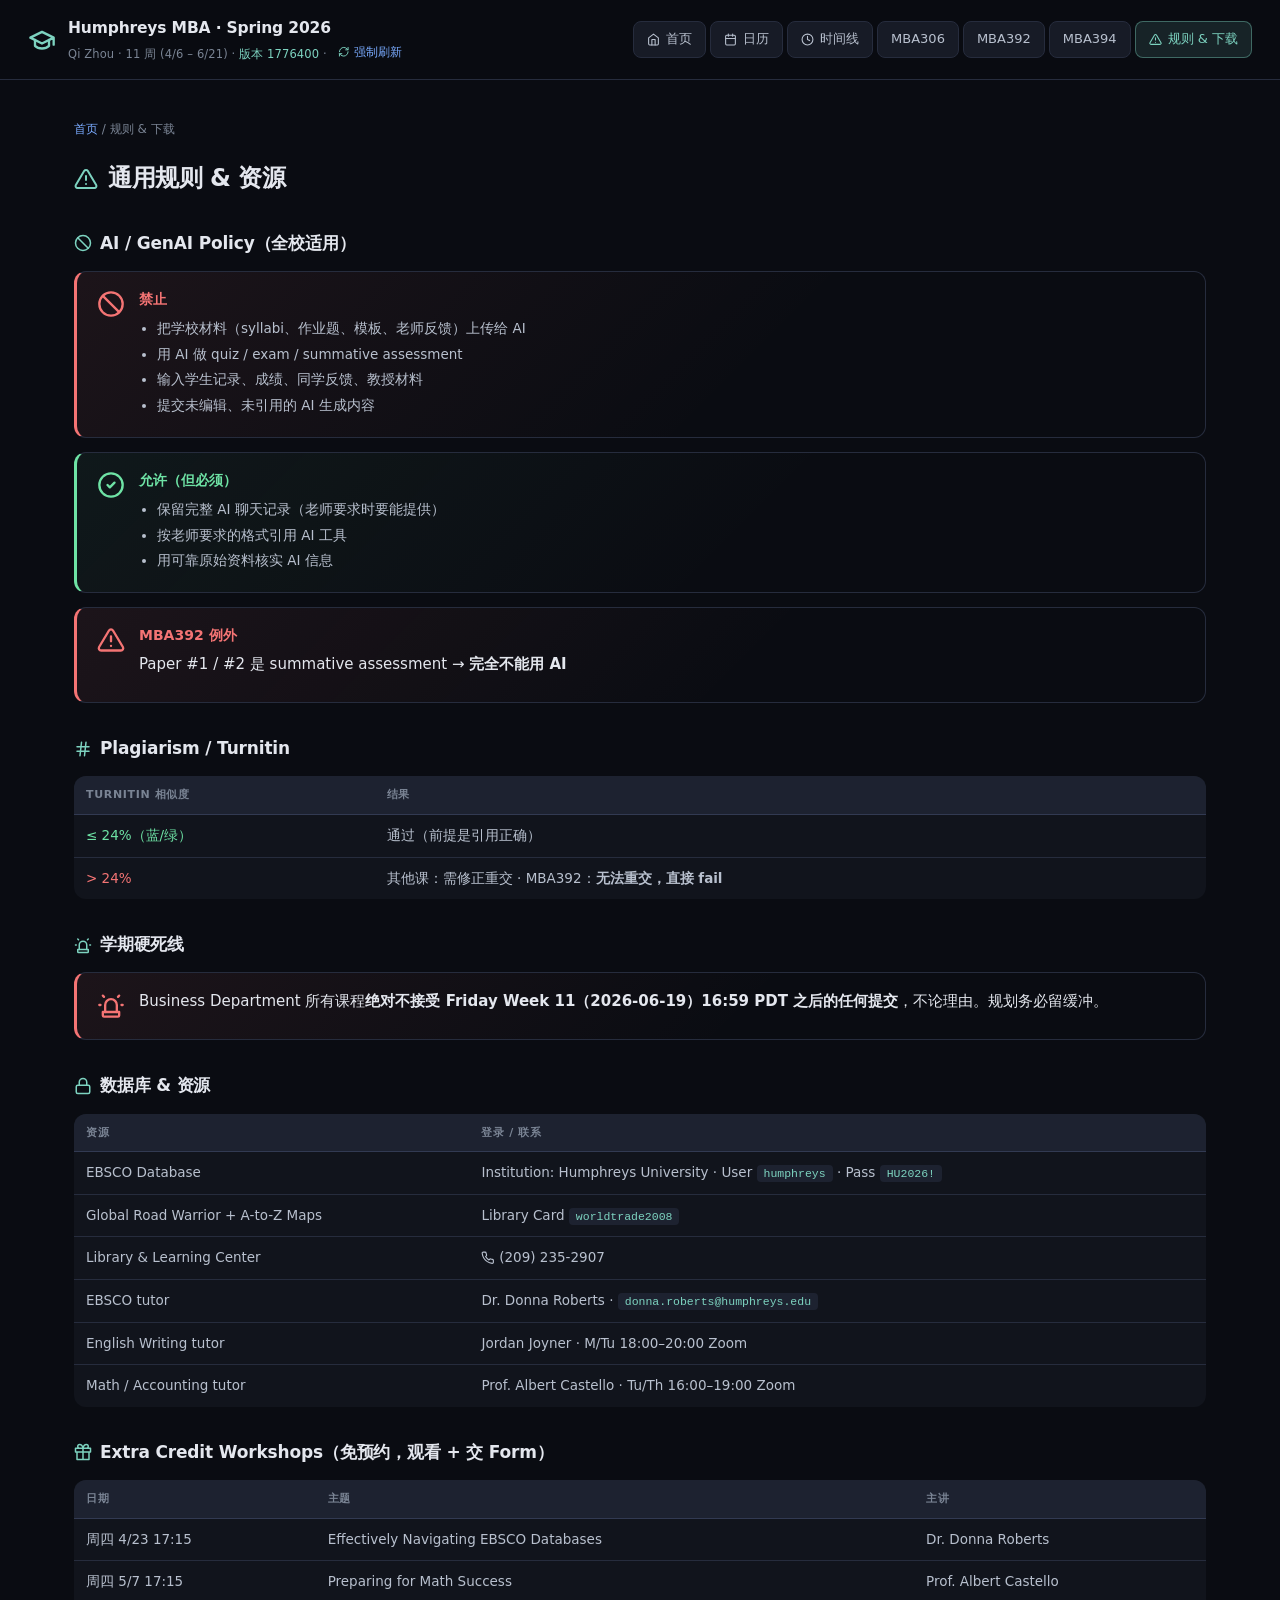
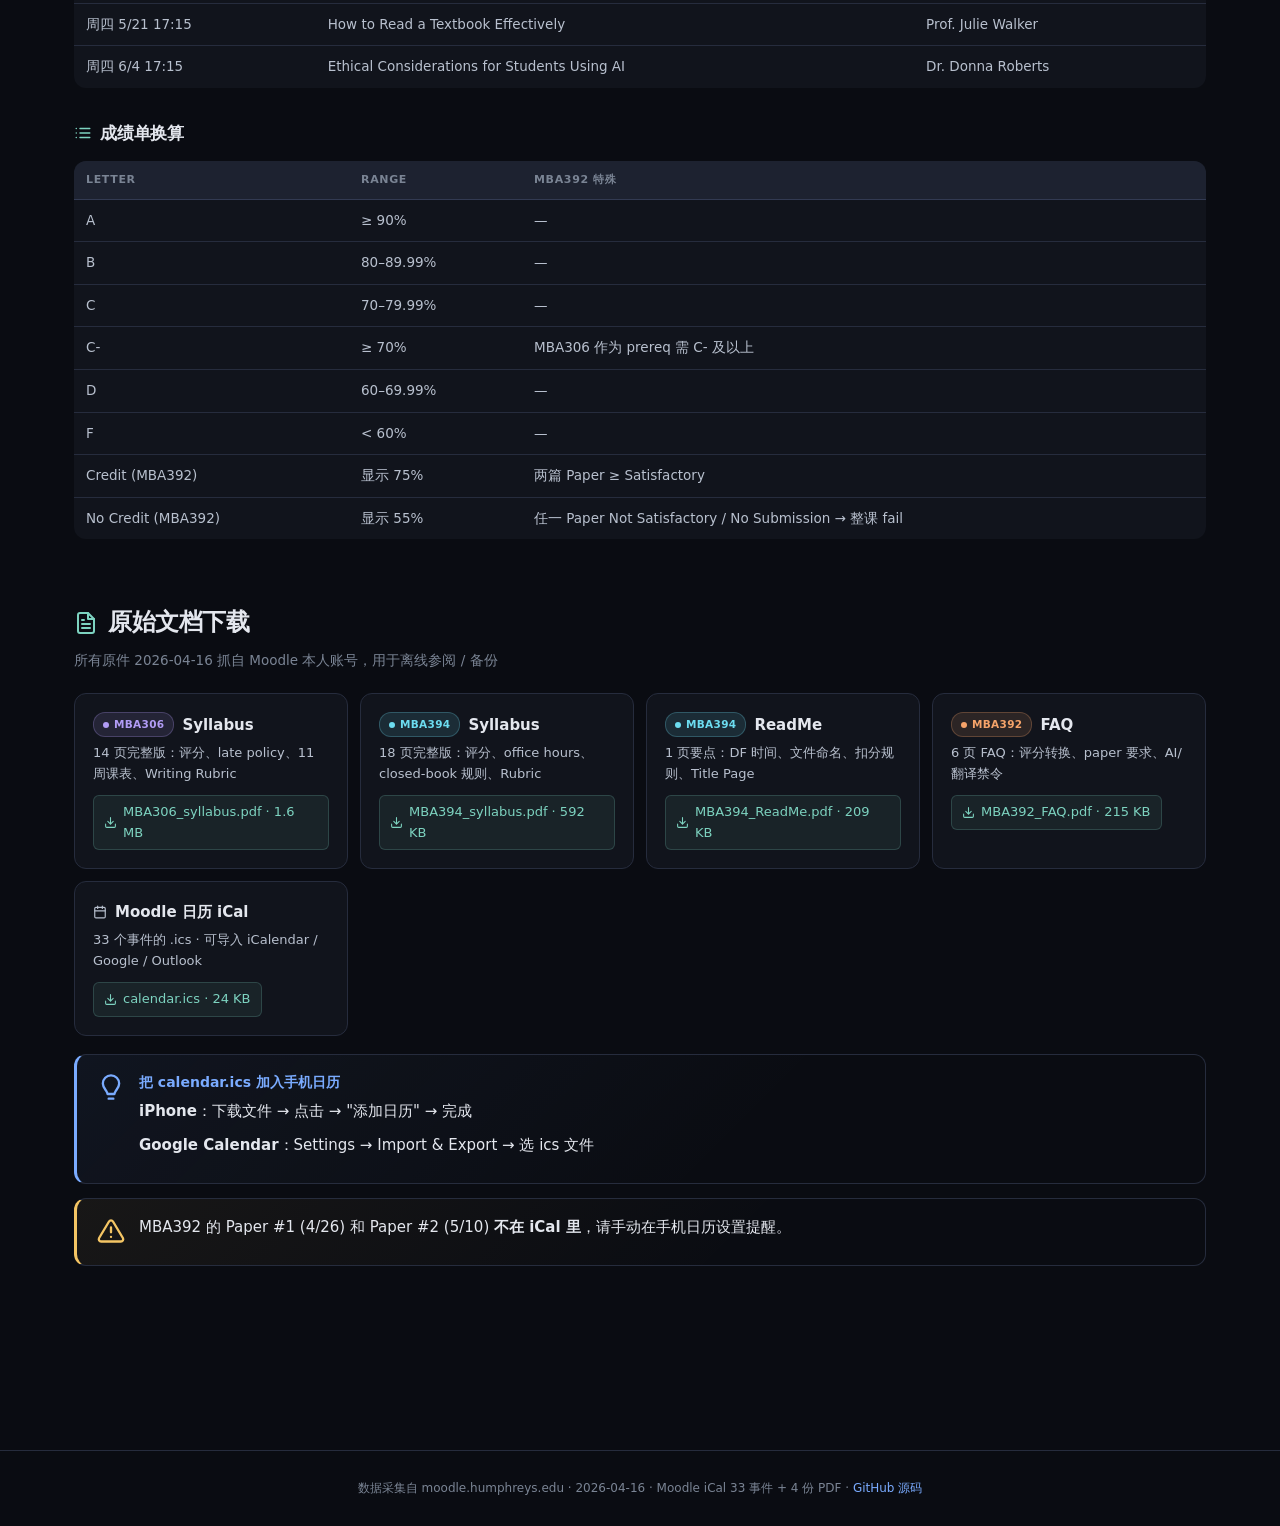
<file: rules.html>
<!DOCTYPE html>
<html lang="zh-CN">
<head>
<meta charset="UTF-8">
<meta name="viewport" content="width=device-width, initial-scale=1.0">
<meta http-equiv="Cache-Control" content="no-cache, no-store, must-revalidate">
<title>规则 & 下载 · Humphreys MBA</title>
<link rel="stylesheet" href="styles.css">
</head>
<body>
<header data-page="rules"></header>

<main>
<div class="breadcrumb"><a href="index.html">首页</a> / 规则 & 下载</div>

<section>
<h2><svg class="icon"><use href="#i-alert"/></svg>通用规则 & 资源</h2>

<h3><svg class="icon"><use href="#i-ban"/></svg>AI / GenAI Policy（全校适用）</h3>
<div class="alert danger">
  <svg class="icon xl"><use href="#i-ban"/></svg>
  <div class="body">
    <h4>禁止</h4>
    <ul>
      <li>把学校材料（syllabi、作业题、模板、老师反馈）上传给 AI</li>
      <li>用 AI 做 quiz / exam / summative assessment</li>
      <li>输入学生记录、成绩、同学反馈、教授材料</li>
      <li>提交未编辑、未引用的 AI 生成内容</li>
    </ul>
  </div>
</div>
<div class="alert ok">
  <svg class="icon xl"><use href="#i-check"/></svg>
  <div class="body">
    <h4>允许（但必须）</h4>
    <ul>
      <li>保留完整 AI 聊天记录（老师要求时要能提供）</li>
      <li>按老师要求的格式引用 AI 工具</li>
      <li>用可靠原始资料核实 AI 信息</li>
    </ul>
  </div>
</div>
<div class="alert danger">
  <svg class="icon xl"><use href="#i-alert"/></svg>
  <div class="body">
    <h4>MBA392 例外</h4>
    <p>Paper #1 / #2 是 summative assessment → <strong>完全不能用 AI</strong></p>
  </div>
</div>

<h3><svg class="icon"><use href="#i-hash"/></svg>Plagiarism / Turnitin</h3>
<table>
  <tr><th>Turnitin 相似度</th><th>结果</th></tr>
  <tr><td style="color:var(--ok)">≤ 24%（蓝/绿）</td><td>通过（前提是引用正确）</td></tr>
  <tr><td style="color:var(--danger)">&gt; 24%</td><td>其他课：需修正重交 · MBA392：<strong>无法重交，直接 fail</strong></td></tr>
</table>

<h3><svg class="icon"><use href="#i-siren"/></svg>学期硬死线</h3>
<div class="alert danger">
  <svg class="icon xl"><use href="#i-siren"/></svg>
  <div class="body">
    <p>Business Department 所有课程<strong>绝对不接受 Friday Week 11（2026-06-19）16:59 PDT 之后的任何提交</strong>，不论理由。规划务必留缓冲。</p>
  </div>
</div>

<h3><svg class="icon"><use href="#i-lock"/></svg>数据库 & 资源</h3>
<table>
  <tr><th>资源</th><th>登录 / 联系</th></tr>
  <tr><td>EBSCO Database</td><td>Institution: Humphreys University · User <code>humphreys</code> · Pass <code>HU2026!</code></td></tr>
  <tr><td>Global Road Warrior + A-to-Z Maps</td><td>Library Card <code>worldtrade2008</code></td></tr>
  <tr><td>Library & Learning Center</td><td><svg class="icon"><use href="#i-phone"/></svg> (209) 235-2907</td></tr>
  <tr><td>EBSCO tutor</td><td>Dr. Donna Roberts · <code>donna.roberts@humphreys.edu</code></td></tr>
  <tr><td>English Writing tutor</td><td>Jordan Joyner · M/Tu 18:00–20:00 Zoom</td></tr>
  <tr><td>Math / Accounting tutor</td><td>Prof. Albert Castello · Tu/Th 16:00–19:00 Zoom</td></tr>
</table>

<h3><svg class="icon"><use href="#i-gift"/></svg>Extra Credit Workshops（免预约，观看 + 交 Form）</h3>
<table>
  <tr><th>日期</th><th>主题</th><th>主讲</th></tr>
  <tr><td>周四 4/23 17:15</td><td>Effectively Navigating EBSCO Databases</td><td>Dr. Donna Roberts</td></tr>
  <tr><td>周四 5/7 17:15</td><td>Preparing for Math Success</td><td>Prof. Albert Castello</td></tr>
  <tr><td>周四 5/21 17:15</td><td>How to Read a Textbook Effectively</td><td>Prof. Julie Walker</td></tr>
  <tr><td>周四 6/4 17:15</td><td>Ethical Considerations for Students Using AI</td><td>Dr. Donna Roberts</td></tr>
</table>

<h3><svg class="icon"><use href="#i-list"/></svg>成绩单换算</h3>
<table>
  <tr><th>Letter</th><th>Range</th><th>MBA392 特殊</th></tr>
  <tr><td>A</td><td>≥ 90%</td><td>—</td></tr>
  <tr><td>B</td><td>80–89.99%</td><td>—</td></tr>
  <tr><td>C</td><td>70–79.99%</td><td>—</td></tr>
  <tr><td>C-</td><td>≥ 70%</td><td>MBA306 作为 prereq 需 C- 及以上</td></tr>
  <tr><td>D</td><td>60–69.99%</td><td>—</td></tr>
  <tr><td>F</td><td>&lt; 60%</td><td>—</td></tr>
  <tr><td>Credit (MBA392)</td><td>显示 75%</td><td>两篇 Paper ≥ Satisfactory</td></tr>
  <tr><td>No Credit (MBA392)</td><td>显示 55%</td><td>任一 Paper Not Satisfactory / No Submission → 整课 fail</td></tr>
</table>
</section>

<section>
<h2><svg class="icon"><use href="#i-file"/></svg>原始文档下载</h2>
<p class="subtitle">所有原件 2026-04-16 抓自 Moodle 本人账号，用于离线参阅 / 备份</p>

<div class="grid-3">
  <div class="dl-card">
    <h4><span class="pill m306"><span class="dot"></span>MBA306</span>Syllabus</h4>
    <p>14 页完整版：评分、late policy、11 周课表、Writing Rubric</p>
    <a href="docs/MBA306_syllabus.pdf" target="_blank"><svg class="icon"><use href="#i-download"/></svg>MBA306_syllabus.pdf · 1.6 MB</a>
  </div>
  <div class="dl-card">
    <h4><span class="pill m394"><span class="dot"></span>MBA394</span>Syllabus</h4>
    <p>18 页完整版：评分、office hours、closed-book 规则、Rubric</p>
    <a href="docs/MBA394_syllabus.pdf" target="_blank"><svg class="icon"><use href="#i-download"/></svg>MBA394_syllabus.pdf · 592 KB</a>
  </div>
  <div class="dl-card">
    <h4><span class="pill m394"><span class="dot"></span>MBA394</span>ReadMe</h4>
    <p>1 页要点：DF 时间、文件命名、扣分规则、Title Page</p>
    <a href="docs/MBA394_ReadMe.pdf" target="_blank"><svg class="icon"><use href="#i-download"/></svg>MBA394_ReadMe.pdf · 209 KB</a>
  </div>
  <div class="dl-card">
    <h4><span class="pill m392"><span class="dot"></span>MBA392</span>FAQ</h4>
    <p>6 页 FAQ：评分转换、paper 要求、AI/翻译禁令</p>
    <a href="docs/MBA392_FAQ.pdf" target="_blank"><svg class="icon"><use href="#i-download"/></svg>MBA392_FAQ.pdf · 215 KB</a>
  </div>
  <div class="dl-card">
    <h4><svg class="icon"><use href="#i-calendar"/></svg>Moodle 日历 iCal</h4>
    <p>33 个事件的 .ics · 可导入 iCalendar / Google / Outlook</p>
    <a href="docs/calendar.ics" download><svg class="icon"><use href="#i-download"/></svg>calendar.ics · 24 KB</a>
  </div>
</div>

<div class="alert info" style="margin-top:18px">
  <svg class="icon xl"><use href="#i-bulb"/></svg>
  <div class="body">
    <h4>把 calendar.ics 加入手机日历</h4>
    <p><strong>iPhone</strong>：下载文件 → 点击 → "添加日历" → 完成</p>
    <p><strong>Google Calendar</strong>：Settings → Import & Export → 选 ics 文件</p>
  </div>
</div>
<div class="alert warn">
  <svg class="icon xl"><use href="#i-alert"/></svg>
  <div class="body">
    <p>MBA392 的 Paper #1 (4/26) 和 Paper #2 (5/10) <strong>不在 iCal 里</strong>，请手动在手机日历设置提醒。</p>
  </div>
</div>
</section>
</main>

<footer></footer>
<div class="cal-modal" id="calModal" onclick="if(event.target===this)this.classList.remove('show')"><div class="cal-modal-inner"><button class="cal-modal-close" onclick="document.getElementById('calModal').classList.remove('show')"><svg class="icon lg"><use href="#i-x"/></svg></button><div id="calModalContent"></div></div></div>
<script src="site.js"></script>
</body>
</html>
</file>
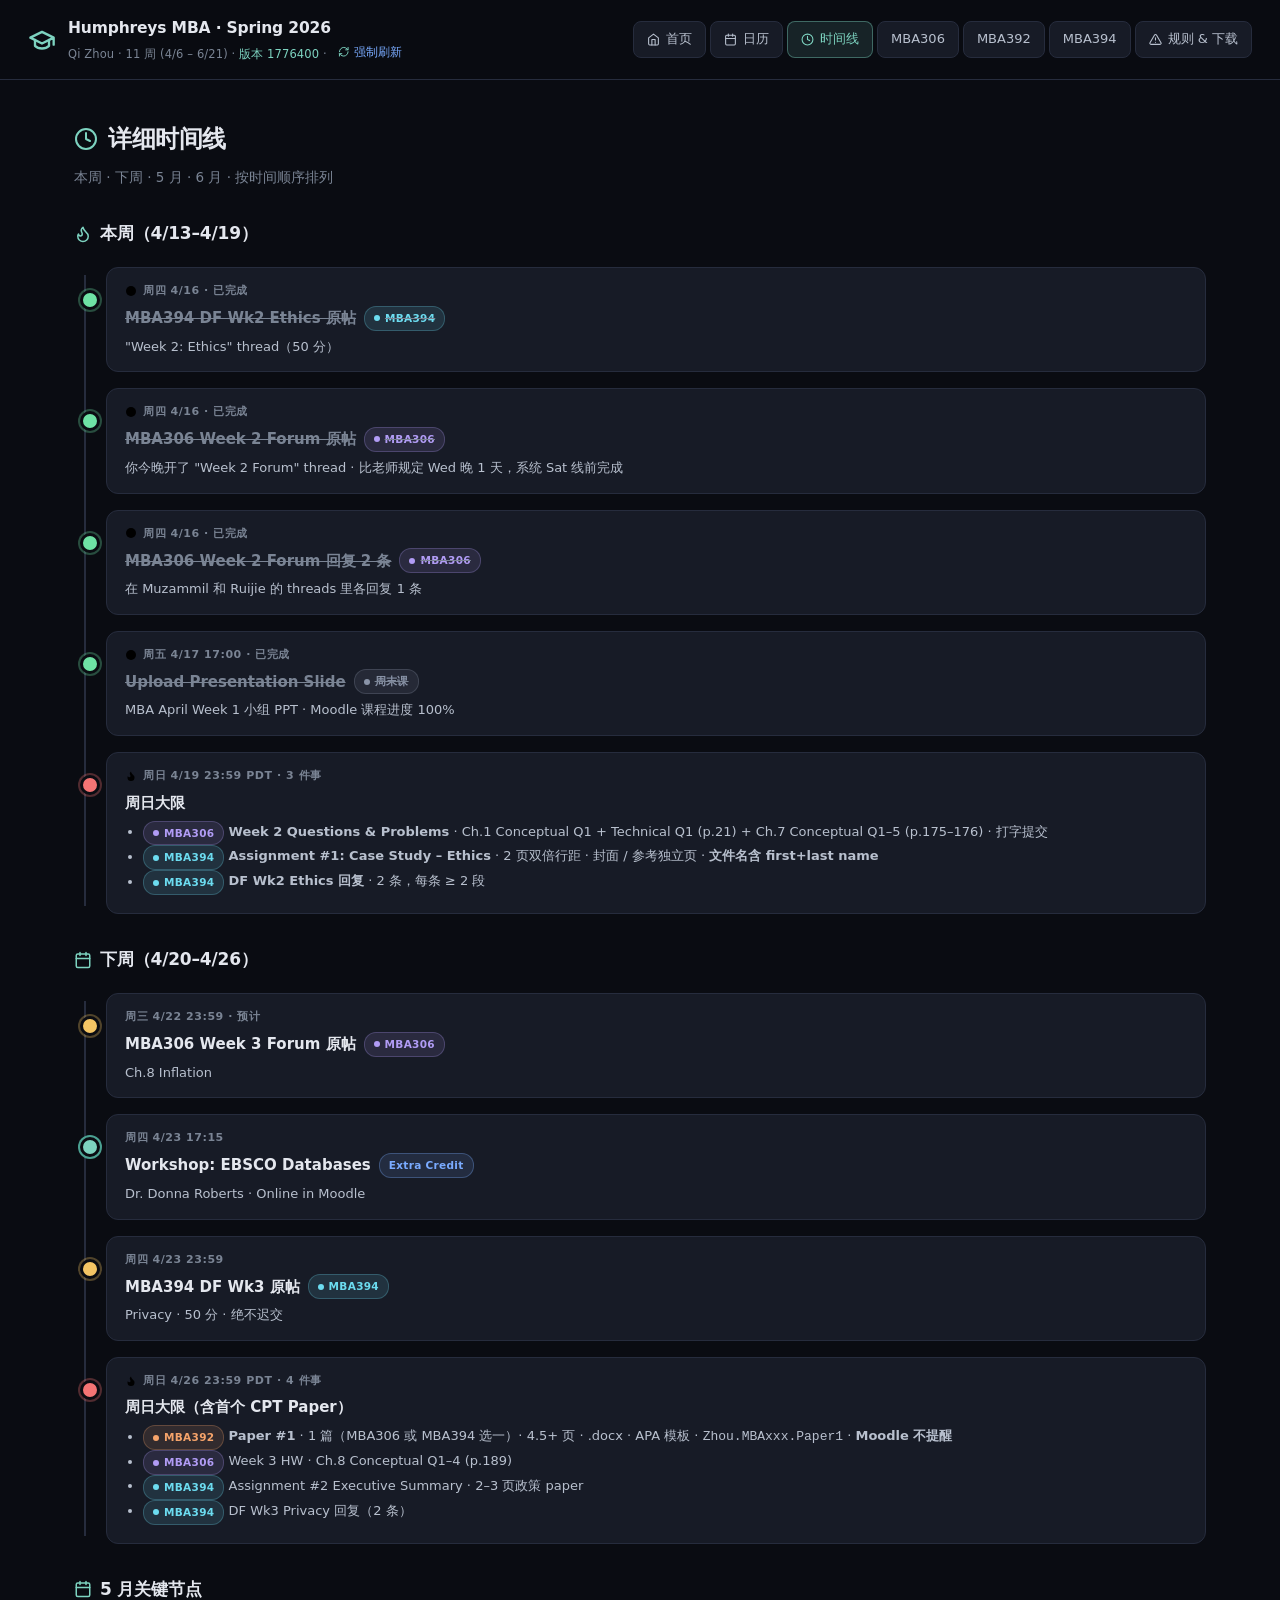
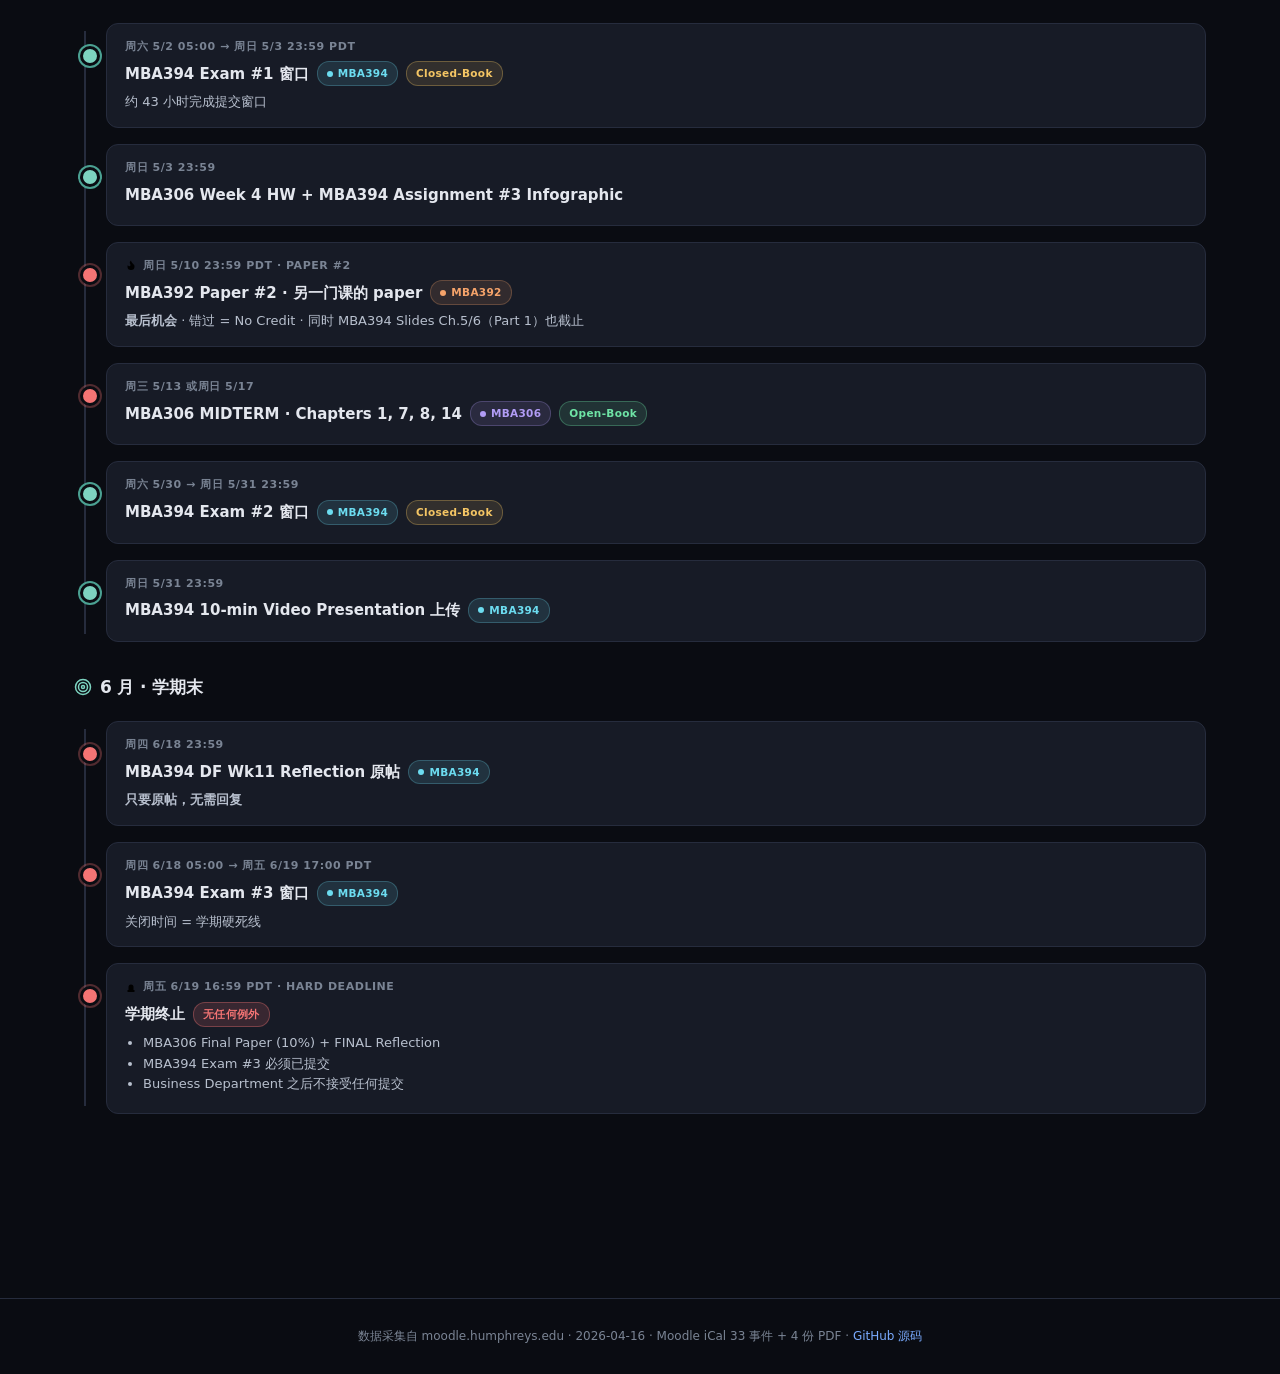
<file: timeline.html>
<!DOCTYPE html>
<html lang="zh-CN">
<head>
<meta charset="UTF-8">
<meta name="viewport" content="width=device-width, initial-scale=1.0">
<meta http-equiv="Cache-Control" content="no-cache, no-store, must-revalidate">
<title>时间线 · Humphreys MBA</title>
<link rel="stylesheet" href="styles.css">
</head>
<body>
<header data-page="timeline"></header>

<main>
<section>
  <h2><svg class="icon"><use href="#i-clock"/></svg>详细时间线</h2>
  <p class="subtitle">本周 · 下周 · 5 月 · 6 月 · 按时间顺序排列</p>

  <h3><svg class="icon"><use href="#i-flame"/></svg>本周（4/13–4/19）</h3>
  <div class="timeline">
    <div class="event done">
      <div class="date"><svg><use href="#i-check"/></svg>周四 4/16 · 已完成</div>
      <div class="title">MBA394 DF Wk2 Ethics 原帖 <span class="pill m394"><span class="dot"></span>MBA394</span></div>
      <div class="desc">"Week 2: Ethics" thread（50 分）</div>
    </div>
    <div class="event done">
      <div class="date"><svg><use href="#i-check"/></svg>周四 4/16 · 已完成</div>
      <div class="title">MBA306 Week 2 Forum 原帖 <span class="pill m306"><span class="dot"></span>MBA306</span></div>
      <div class="desc">你今晚开了 "Week 2 Forum" thread · 比老师规定 Wed 晚 1 天，系统 Sat 线前完成</div>
    </div>
    <div class="event done">
      <div class="date"><svg><use href="#i-check"/></svg>周四 4/16 · 已完成</div>
      <div class="title">MBA306 Week 2 Forum 回复 2 条 <span class="pill m306"><span class="dot"></span>MBA306</span></div>
      <div class="desc">在 Muzammil 和 Ruijie 的 threads 里各回复 1 条</div>
    </div>
    <div class="event done">
      <div class="date"><svg><use href="#i-check"/></svg>周五 4/17 17:00 · 已完成</div>
      <div class="title">Upload Presentation Slide <span class="pill gen"><span class="dot"></span>周末课</span></div>
      <div class="desc">MBA April Week 1 小组 PPT · Moodle 课程进度 100%</div>
    </div>
    <div class="event urgent">
      <div class="date"><svg><use href="#i-flame"/></svg>周日 4/19 23:59 PDT · 3 件事</div>
      <div class="title">周日大限</div>
      <div class="desc">
        <ul>
          <li><span class="pill m306"><span class="dot"></span>MBA306</span> <strong>Week 2 Questions & Problems</strong> · Ch.1 Conceptual Q1 + Technical Q1 (p.21) + Ch.7 Conceptual Q1–5 (p.175–176) · 打字提交</li>
          <li><span class="pill m394"><span class="dot"></span>MBA394</span> <strong>Assignment #1: Case Study – Ethics</strong> · 2 页双倍行距 · 封面 / 参考独立页 · <strong>文件名含 first+last name</strong></li>
          <li><span class="pill m394"><span class="dot"></span>MBA394</span> <strong>DF Wk2 Ethics 回复</strong> · 2 条，每条 ≥ 2 段</li>
        </ul>
      </div>
    </div>
  </div>

  <h3><svg class="icon"><use href="#i-calendar"/></svg>下周（4/20–4/26）</h3>
  <div class="timeline">
    <div class="event soon">
      <div class="date">周三 4/22 23:59 · 预计</div>
      <div class="title">MBA306 Week 3 Forum 原帖 <span class="pill m306"><span class="dot"></span>MBA306</span></div>
      <div class="desc">Ch.8 Inflation</div>
    </div>
    <div class="event">
      <div class="date">周四 4/23 17:15</div>
      <div class="title">Workshop: EBSCO Databases <span class="pill info">Extra Credit</span></div>
      <div class="desc">Dr. Donna Roberts · Online in Moodle</div>
    </div>
    <div class="event soon">
      <div class="date">周四 4/23 23:59</div>
      <div class="title">MBA394 DF Wk3 原帖 <span class="pill m394"><span class="dot"></span>MBA394</span></div>
      <div class="desc">Privacy · 50 分 · 绝不迟交</div>
    </div>
    <div class="event urgent">
      <div class="date"><svg><use href="#i-flame"/></svg>周日 4/26 23:59 PDT · 4 件事</div>
      <div class="title">周日大限（含首个 CPT Paper）</div>
      <div class="desc">
        <ul>
          <li><span class="pill m392"><span class="dot"></span>MBA392</span> <strong>Paper #1</strong> · 1 篇（MBA306 或 MBA394 选一）· 4.5+ 页 · .docx · APA 模板 · <code>Zhou.MBAxxx.Paper1</code> · <strong>Moodle 不提醒</strong></li>
          <li><span class="pill m306"><span class="dot"></span>MBA306</span> Week 3 HW · Ch.8 Conceptual Q1–4 (p.189)</li>
          <li><span class="pill m394"><span class="dot"></span>MBA394</span> Assignment #2 Executive Summary · 2–3 页政策 paper</li>
          <li><span class="pill m394"><span class="dot"></span>MBA394</span> DF Wk3 Privacy 回复（2 条）</li>
        </ul>
      </div>
    </div>
  </div>

  <h3><svg class="icon"><use href="#i-calendar"/></svg>5 月关键节点</h3>
  <div class="timeline">
    <div class="event">
      <div class="date">周六 5/2 05:00 → 周日 5/3 23:59 PDT</div>
      <div class="title">MBA394 Exam #1 窗口 <span class="pill m394"><span class="dot"></span>MBA394</span><span class="pill warn">Closed-Book</span></div>
      <div class="desc">约 43 小时完成提交窗口</div>
    </div>
    <div class="event">
      <div class="date">周日 5/3 23:59</div>
      <div class="title">MBA306 Week 4 HW + MBA394 Assignment #3 Infographic</div>
    </div>
    <div class="event urgent">
      <div class="date"><svg><use href="#i-flame"/></svg>周日 5/10 23:59 PDT · Paper #2</div>
      <div class="title">MBA392 Paper #2 · 另一门课的 paper <span class="pill m392"><span class="dot"></span>MBA392</span></div>
      <div class="desc"><strong>最后机会</strong> · 错过 = No Credit · 同时 MBA394 Slides Ch.5/6（Part 1）也截止</div>
    </div>
    <div class="event urgent">
      <div class="date">周三 5/13 或周日 5/17</div>
      <div class="title">MBA306 MIDTERM · Chapters 1, 7, 8, 14 <span class="pill m306"><span class="dot"></span>MBA306</span><span class="pill ok">Open-Book</span></div>
    </div>
    <div class="event">
      <div class="date">周六 5/30 → 周日 5/31 23:59</div>
      <div class="title">MBA394 Exam #2 窗口 <span class="pill m394"><span class="dot"></span>MBA394</span><span class="pill warn">Closed-Book</span></div>
    </div>
    <div class="event">
      <div class="date">周日 5/31 23:59</div>
      <div class="title">MBA394 10-min Video Presentation 上传 <span class="pill m394"><span class="dot"></span>MBA394</span></div>
    </div>
  </div>

  <h3><svg class="icon"><use href="#i-target"/></svg>6 月 · 学期末</h3>
  <div class="timeline">
    <div class="event urgent">
      <div class="date">周四 6/18 23:59</div>
      <div class="title">MBA394 DF Wk11 Reflection 原帖 <span class="pill m394"><span class="dot"></span>MBA394</span></div>
      <div class="desc"><strong>只要原帖，无需回复</strong></div>
    </div>
    <div class="event urgent">
      <div class="date">周四 6/18 05:00 → 周五 6/19 17:00 PDT</div>
      <div class="title">MBA394 Exam #3 窗口 <span class="pill m394"><span class="dot"></span>MBA394</span></div>
      <div class="desc">关闭时间 = 学期硬死线</div>
    </div>
    <div class="event urgent">
      <div class="date"><svg><use href="#i-siren"/></svg>周五 6/19 16:59 PDT · HARD DEADLINE</div>
      <div class="title">学期终止 <span class="pill urgent">无任何例外</span></div>
      <div class="desc">
        <ul>
          <li>MBA306 Final Paper (10%) + FINAL Reflection</li>
          <li>MBA394 Exam #3 必须已提交</li>
          <li>Business Department 之后不接受任何提交</li>
        </ul>
      </div>
    </div>
  </div>
</section>
</main>

<footer></footer>
<div class="cal-modal" id="calModal" onclick="if(event.target===this)this.classList.remove('show')"><div class="cal-modal-inner"><button class="cal-modal-close" onclick="document.getElementById('calModal').classList.remove('show')"><svg class="icon lg"><use href="#i-x"/></svg></button><div id="calModalContent"></div></div></div>
<script src="site.js"></script>
</body>
</html>
</file>
<file: styles.css>
:root{
  --bg:#0a0c12; --panel:#11141c; --panel2:#171b26; --panel3:#1d2230;
  --line:#262c3d; --line2:#323a52;
  --text:#e4e7ee; --text2:#b8c0ce; --muted:#7a8494;
  --accent:#7dd3c0; --accent-dim:#4ba192;
  --blue:#7aabff; --warn:#f4c564; --danger:#f47474; --ok:#6ee3a5;
  --m306:#b19cf5; --m392:#f5a36a; --m394:#6cdcf0; --gen:#8a94a8;
  --radius:12px; --radius-sm:6px;
}
*{box-sizing:border-box}
html{scroll-behavior:smooth}
body{margin:0;font-family:-apple-system,BlinkMacSystemFont,"Inter","SF Pro Display","SF Pro Text","PingFang SC","Microsoft YaHei",system-ui,sans-serif;background:var(--bg);color:var(--text);line-height:1.6;font-size:15px;-webkit-font-smoothing:antialiased;font-feature-settings:"ss01","cv11"}

.icon{width:1em;height:1em;display:inline-block;vertical-align:-0.125em;fill:none;stroke:currentColor;stroke-width:2;stroke-linecap:round;stroke-linejoin:round;flex-shrink:0}
.icon.lg{width:20px;height:20px}
.icon.xl{width:28px;height:28px}

#updateBanner{display:none;position:fixed;top:0;left:0;right:0;z-index:2000;background:linear-gradient(90deg,var(--ok),#4ba192);color:#0a0c12;text-align:center;padding:12px 20px;font-weight:600;cursor:pointer;box-shadow:0 4px 20px rgba(110,227,165,.4)}

header{position:sticky;top:0;z-index:100;background:rgba(10,12,18,.88);backdrop-filter:saturate(140%) blur(16px);-webkit-backdrop-filter:saturate(140%) blur(16px);border-bottom:1px solid var(--line);padding:16px 28px;display:flex;justify-content:space-between;align-items:center;flex-wrap:wrap;gap:12px}
header .brand{display:flex;align-items:center;gap:12px;text-decoration:none;color:inherit}
header .brand svg{color:var(--accent)}
header h1{font-size:15.5px;margin:0;font-weight:650;letter-spacing:-0.01em}
header .meta{font-size:11.5px;color:var(--muted);margin-top:2px;letter-spacing:.01em}
header .meta a{color:var(--blue);text-decoration:none;margin-left:8px;display:inline-flex;align-items:center;gap:4px;cursor:pointer}
header .meta a:hover{text-decoration:underline}
header #buildTime{color:var(--accent);font-variant-numeric:tabular-nums}

nav{display:flex;gap:4px;flex-wrap:wrap}
nav a{padding:7px 13px;border-radius:8px;background:var(--panel2);color:var(--text2);text-decoration:none;font-size:13px;font-weight:500;border:1px solid var(--line);transition:all .15s;display:inline-flex;align-items:center;gap:6px}
nav a:hover{background:var(--panel3);color:var(--text);border-color:var(--line2);transform:translateY(-1px)}
nav a.active{background:rgba(125,211,192,.12);color:var(--accent);border-color:rgba(125,211,192,.4)}

main{max-width:1180px;margin:0 auto;padding:40px 24px 80px}
section{margin-bottom:64px;scroll-margin-top:80px}

h2{font-size:24px;margin:0 0 8px;font-weight:700;letter-spacing:-0.02em;display:flex;align-items:center;gap:10px;flex-wrap:wrap}
h2 > .icon{color:var(--accent);width:24px;height:24px}
h2 .section-sub{font-size:13px;color:var(--muted);font-weight:400;margin-left:auto;letter-spacing:0}
h3{font-size:17px;color:var(--text);margin:32px 0 14px;font-weight:650;letter-spacing:-0.01em;display:flex;align-items:center;gap:8px}
h3 > .icon{color:var(--accent);width:18px;height:18px}
h4{font-size:12px;color:var(--muted);margin:20px 0 8px;text-transform:uppercase;letter-spacing:.08em;font-weight:600;display:flex;align-items:center;gap:6px}
h4 > .icon{color:var(--text2);width:14px;height:14px}
p{margin:0 0 10px}
.subtitle{color:var(--muted);font-size:13.5px;margin-bottom:22px}
.subtitle a{color:var(--accent);text-decoration:none;display:inline-flex;align-items:center;gap:6px}
.subtitle a:hover{text-decoration:underline}

.page-title{display:flex;align-items:center;justify-content:space-between;flex-wrap:wrap;gap:12px;margin-bottom:6px}
.breadcrumb{font-size:12px;color:var(--muted);margin-bottom:20px}
.breadcrumb a{color:var(--blue);text-decoration:none}
.breadcrumb a:hover{text-decoration:underline}

.card{background:linear-gradient(180deg,var(--panel) 0%,var(--panel2) 100%);border:1px solid var(--line);border-radius:var(--radius);padding:20px 22px;margin-bottom:14px;transition:border-color .15s}
.card:hover{border-color:var(--line2)}
.card h4:first-child{margin-top:0}
.grid{display:grid;grid-template-columns:repeat(auto-fit,minmax(280px,1fr));gap:14px}
.grid-3{display:grid;grid-template-columns:repeat(auto-fit,minmax(260px,1fr));gap:12px}

.stat-grid{display:grid;grid-template-columns:repeat(auto-fit,minmax(150px,1fr));gap:12px;margin-bottom:20px}
.stat{background:var(--panel);border:1px solid var(--line);border-radius:var(--radius);padding:18px 16px;text-align:center;position:relative;overflow:hidden}
.stat::before{content:'';position:absolute;top:0;left:0;right:0;height:3px;background:var(--stat-color,var(--accent))}
.stat .num{font-size:32px;font-weight:700;margin:0;line-height:1;color:var(--stat-color,var(--text));font-variant-numeric:tabular-nums;letter-spacing:-0.02em}
.stat .label{font-size:11px;color:var(--muted);text-transform:uppercase;letter-spacing:.08em;margin-top:6px;font-weight:600}
.stat.ok{--stat-color:var(--ok)}
.stat.warn{--stat-color:var(--warn)}
.stat.blue{--stat-color:var(--blue)}
.stat.danger{--stat-color:var(--danger)}

table{width:100%;border-collapse:collapse;font-size:13.5px;margin:8px 0;background:var(--panel);border-radius:var(--radius);overflow:hidden}
th{text-align:left;padding:10px 12px;background:var(--panel3);color:var(--muted);font-weight:600;text-transform:uppercase;font-size:11px;letter-spacing:.06em;border-bottom:1px solid var(--line2)}
td{padding:10px 12px;border-bottom:1px solid var(--line);vertical-align:top;color:var(--text2)}
tr:last-child td{border-bottom:none}
tr:hover td{background:rgba(122,171,255,.04)}
td code{background:var(--panel3);padding:2px 7px;border-radius:4px;font-size:11.5px;color:var(--accent)}

.pill{display:inline-flex;align-items:center;gap:5px;padding:3px 9px;border-radius:12px;font-size:10.5px;font-weight:600;letter-spacing:.03em;border:1px solid transparent;white-space:nowrap}
.pill .dot{width:6px;height:6px;border-radius:50%;background:currentColor}
.pill.m306{background:rgba(177,156,245,.12);color:var(--m306);border-color:rgba(177,156,245,.25)}
.pill.m392{background:rgba(245,163,106,.12);color:var(--m392);border-color:rgba(245,163,106,.25)}
.pill.m394{background:rgba(108,220,240,.12);color:var(--m394);border-color:rgba(108,220,240,.25)}
.pill.gen{background:rgba(138,148,168,.12);color:var(--gen);border-color:rgba(138,148,168,.25)}
.pill.urgent{background:rgba(244,116,116,.15);color:var(--danger);border-color:rgba(244,116,116,.35);font-weight:700}
.pill.warn{background:rgba(244,197,100,.12);color:var(--warn);border-color:rgba(244,197,100,.3)}
.pill.ok{background:rgba(110,227,165,.12);color:var(--ok);border-color:rgba(110,227,165,.3)}
.pill.info{background:rgba(122,171,255,.12);color:var(--blue);border-color:rgba(122,171,255,.3)}
.pill.danger{background:rgba(244,116,116,.12);color:var(--danger);border-color:rgba(244,116,116,.3)}

.alert{display:flex;gap:14px;background:var(--panel);border:1px solid var(--line);border-left:3px solid var(--accent);border-radius:var(--radius);padding:16px 20px;margin:14px 0}
.alert > .icon{flex-shrink:0;margin-top:2px}
.alert .body{flex:1;min-width:0}
.alert h4{margin:0 0 6px;color:var(--text);font-size:14px;font-weight:650;text-transform:none;letter-spacing:0}
.alert ul{margin:8px 0 0;padding-left:18px}
.alert ul li{margin:4px 0;color:var(--text2);font-size:13.5px}
.alert.danger{border-left-color:var(--danger);background:linear-gradient(135deg,rgba(244,116,116,.08),transparent 60%)}
.alert.danger > .icon{color:var(--danger)}
.alert.danger h4{color:var(--danger)}
.alert.warn{border-left-color:var(--warn);background:linear-gradient(135deg,rgba(244,197,100,.06),transparent 60%)}
.alert.warn > .icon{color:var(--warn)}
.alert.warn h4{color:var(--warn)}
.alert.ok{border-left-color:var(--ok);background:linear-gradient(135deg,rgba(110,227,165,.06),transparent 60%)}
.alert.ok > .icon{color:var(--ok)}
.alert.ok h4{color:var(--ok)}
.alert.info{border-left-color:var(--blue);background:linear-gradient(135deg,rgba(122,171,255,.06),transparent 60%)}
.alert.info > .icon{color:var(--blue)}
.alert.info h4{color:var(--blue)}

.timeline{position:relative;padding-left:32px;margin:20px 0}
.timeline::before{content:'';position:absolute;left:10px;top:8px;bottom:8px;width:2px;background:var(--line)}
.event{position:relative;margin-bottom:16px;padding:14px 18px;background:var(--panel2);border-radius:var(--radius);border:1px solid var(--line);transition:all .15s}
.event:hover{border-color:var(--line2);background:var(--panel3)}
.event::before{content:'';position:absolute;left:-27px;top:22px;width:14px;height:14px;border-radius:50%;background:var(--accent);border:3px solid var(--bg);box-shadow:0 0 0 2px var(--accent-dim)}
.event.past::before{background:var(--muted);box-shadow:0 0 0 2px var(--line)}
.event.done::before{background:var(--ok);box-shadow:0 0 0 2px rgba(110,227,165,.3)}
.event.urgent::before{background:var(--danger);box-shadow:0 0 0 2px rgba(244,116,116,.3)}
.event.soon::before{background:var(--warn);box-shadow:0 0 0 2px rgba(244,197,100,.3)}
.event .date{font-size:11px;color:var(--muted);font-weight:600;letter-spacing:.05em;text-transform:uppercase;display:flex;align-items:center;gap:6px}
.event .date svg{width:12px;height:12px}
.event .title{font-size:15px;font-weight:650;margin:6px 0 4px;color:var(--text);display:flex;align-items:center;gap:8px;flex-wrap:wrap}
.event.done .title{text-decoration:line-through;color:var(--muted)}
.event .desc{font-size:13px;color:var(--text2);margin-top:6px}
.event .desc ul{padding-left:18px;margin:4px 0}

.cal-month{background:var(--panel);border:1px solid var(--line);border-radius:var(--radius);padding:18px;margin-bottom:18px}
.cal-month .cal-title{display:flex;align-items:center;justify-content:space-between;margin-bottom:14px}
.cal-month h4{margin:0;color:var(--text);font-size:17px;font-weight:700;text-transform:none;letter-spacing:-0.01em}
.cal-grid{display:grid;grid-template-columns:repeat(7,1fr);gap:3px;font-size:12px}
.cal-head{text-align:center;padding:8px 4px;font-weight:600;color:var(--muted);font-size:10px;text-transform:uppercase;letter-spacing:.08em;background:var(--panel3);border-radius:4px}
.cal-day{background:var(--panel2);border-radius:6px;padding:7px 6px;min-height:90px;border:1px solid transparent;position:relative;transition:background .15s}
.cal-day:hover{background:var(--panel3)}
.cal-day.outside{opacity:.28}
.cal-day.today{border-color:var(--accent);box-shadow:0 0 0 2px rgba(125,211,192,.2)}
.cal-day.weekend{background:rgba(10,12,18,.6)}
.cal-day .dnum{font-weight:700;color:var(--muted);font-size:13px;display:flex;align-items:center;gap:4px}
.cal-day.today .dnum{color:var(--accent)}
.cal-day .dnum svg{color:var(--accent);width:12px;height:12px}
.cal-evt{display:block;margin-top:4px;padding:3px 7px;border-radius:4px;font-size:10.5px;line-height:1.35;cursor:pointer;overflow:hidden;text-overflow:ellipsis;white-space:nowrap;transition:all .12s;border-left:3px solid transparent}
.cal-evt:hover{transform:translateX(2px);white-space:normal;z-index:5;position:relative}
.cal-evt.m306{background:rgba(177,156,245,.14);color:var(--m306);border-left-color:var(--m306)}
.cal-evt.m392{background:rgba(245,163,106,.14);color:var(--m392);border-left-color:var(--m392)}
.cal-evt.m394{background:rgba(108,220,240,.14);color:var(--m394);border-left-color:var(--m394)}
.cal-evt.gen{background:rgba(138,148,168,.14);color:var(--gen);border-left-color:var(--gen)}
.cal-evt.urgent{box-shadow:0 0 0 1px var(--danger) inset;font-weight:700}
.cal-evt.done{text-decoration:line-through;opacity:.5;filter:saturate(.3)}
.cal-legend{display:flex;gap:14px;flex-wrap:wrap;font-size:12px;color:var(--muted);margin-bottom:14px;padding:12px 14px;background:var(--panel2);border-radius:8px}
.cal-legend span{display:inline-flex;align-items:center;gap:6px}
.cal-legend .swatch{width:10px;height:10px;border-radius:2px;display:inline-block}

.cal-modal{display:none;position:fixed;inset:0;background:rgba(0,0,0,.75);backdrop-filter:blur(4px);z-index:500;align-items:center;justify-content:center;padding:20px}
.cal-modal.show{display:flex}
.cal-modal-inner{background:var(--panel);border:1px solid var(--line2);border-radius:var(--radius);padding:28px;max-width:520px;width:100%;max-height:85vh;overflow:auto}
.cal-modal-close{float:right;cursor:pointer;color:var(--muted);background:none;border:0;padding:4px}
.cal-modal-close:hover{color:var(--text)}

a.link{color:var(--blue);text-decoration:none;border-bottom:1px dotted var(--blue);transition:all .1s;display:inline-flex;align-items:center;gap:5px}
a.link:hover{border-bottom-style:solid}

.chk-list{list-style:none;padding:0;margin:4px 0}
.chk-list li{display:flex;align-items:flex-start;gap:10px;padding:7px 0;border-bottom:1px solid var(--line)}
.chk-list li:last-child{border-bottom:none}
.chk-list input{margin:3px 0 0;accent-color:var(--accent);flex-shrink:0}
.chk-list label{font-size:13.5px;color:var(--text2);cursor:pointer;flex:1}
.chk-list input:checked + label{text-decoration:line-through;color:var(--muted)}

details{background:var(--panel2);border:1px solid var(--line);border-radius:var(--radius-sm);padding:12px 16px;margin:8px 0}
details summary{cursor:pointer;font-weight:600;color:var(--blue);list-style:none;display:flex;align-items:center;gap:8px}
details summary::-webkit-details-marker{display:none}
details summary::before{content:'';display:inline-block;width:6px;height:6px;border-right:1.5px solid var(--blue);border-bottom:1.5px solid var(--blue);transform:rotate(-45deg);transition:transform .15s}
details[open] summary::before{transform:rotate(45deg)}
details[open] summary{margin-bottom:10px}

.rubric-row{display:flex;justify-content:space-between;padding:7px 0;border-bottom:1px dashed var(--line);font-size:13px;color:var(--text2)}
.rubric-row:last-child{border-bottom:none}

footer{text-align:center;color:var(--muted);font-size:12px;padding:28px;border-top:1px solid var(--line);margin-top:40px}
footer a{color:var(--blue);text-decoration:none}

.dl-card{background:var(--panel);border:1px solid var(--line);border-radius:var(--radius);padding:18px;transition:all .15s}
.dl-card:hover{border-color:var(--line2);transform:translateY(-2px)}
.dl-card h4{margin:0 0 6px;text-transform:none;letter-spacing:0;font-size:15px;font-weight:650;color:var(--text);display:flex;align-items:center;gap:8px}
.dl-card p{color:var(--text2);font-size:13px;margin:0 0 10px}
.dl-card a{display:inline-flex;align-items:center;gap:6px;color:var(--accent);text-decoration:none;font-size:13px;font-weight:500;padding:6px 10px;background:rgba(125,211,192,.08);border-radius:6px;border:1px solid rgba(125,211,192,.2)}
.dl-card a:hover{background:rgba(125,211,192,.14)}

@media (max-width:900px){
  main{padding:28px 16px}
  header{padding:12px 16px}
  .cal-day{min-height:55px;padding:3px 2px}
  .cal-evt{font-size:9.5px;padding:2px 4px}
  h2{font-size:20px}
}
@media print{body{background:white;color:black}}
</file>
